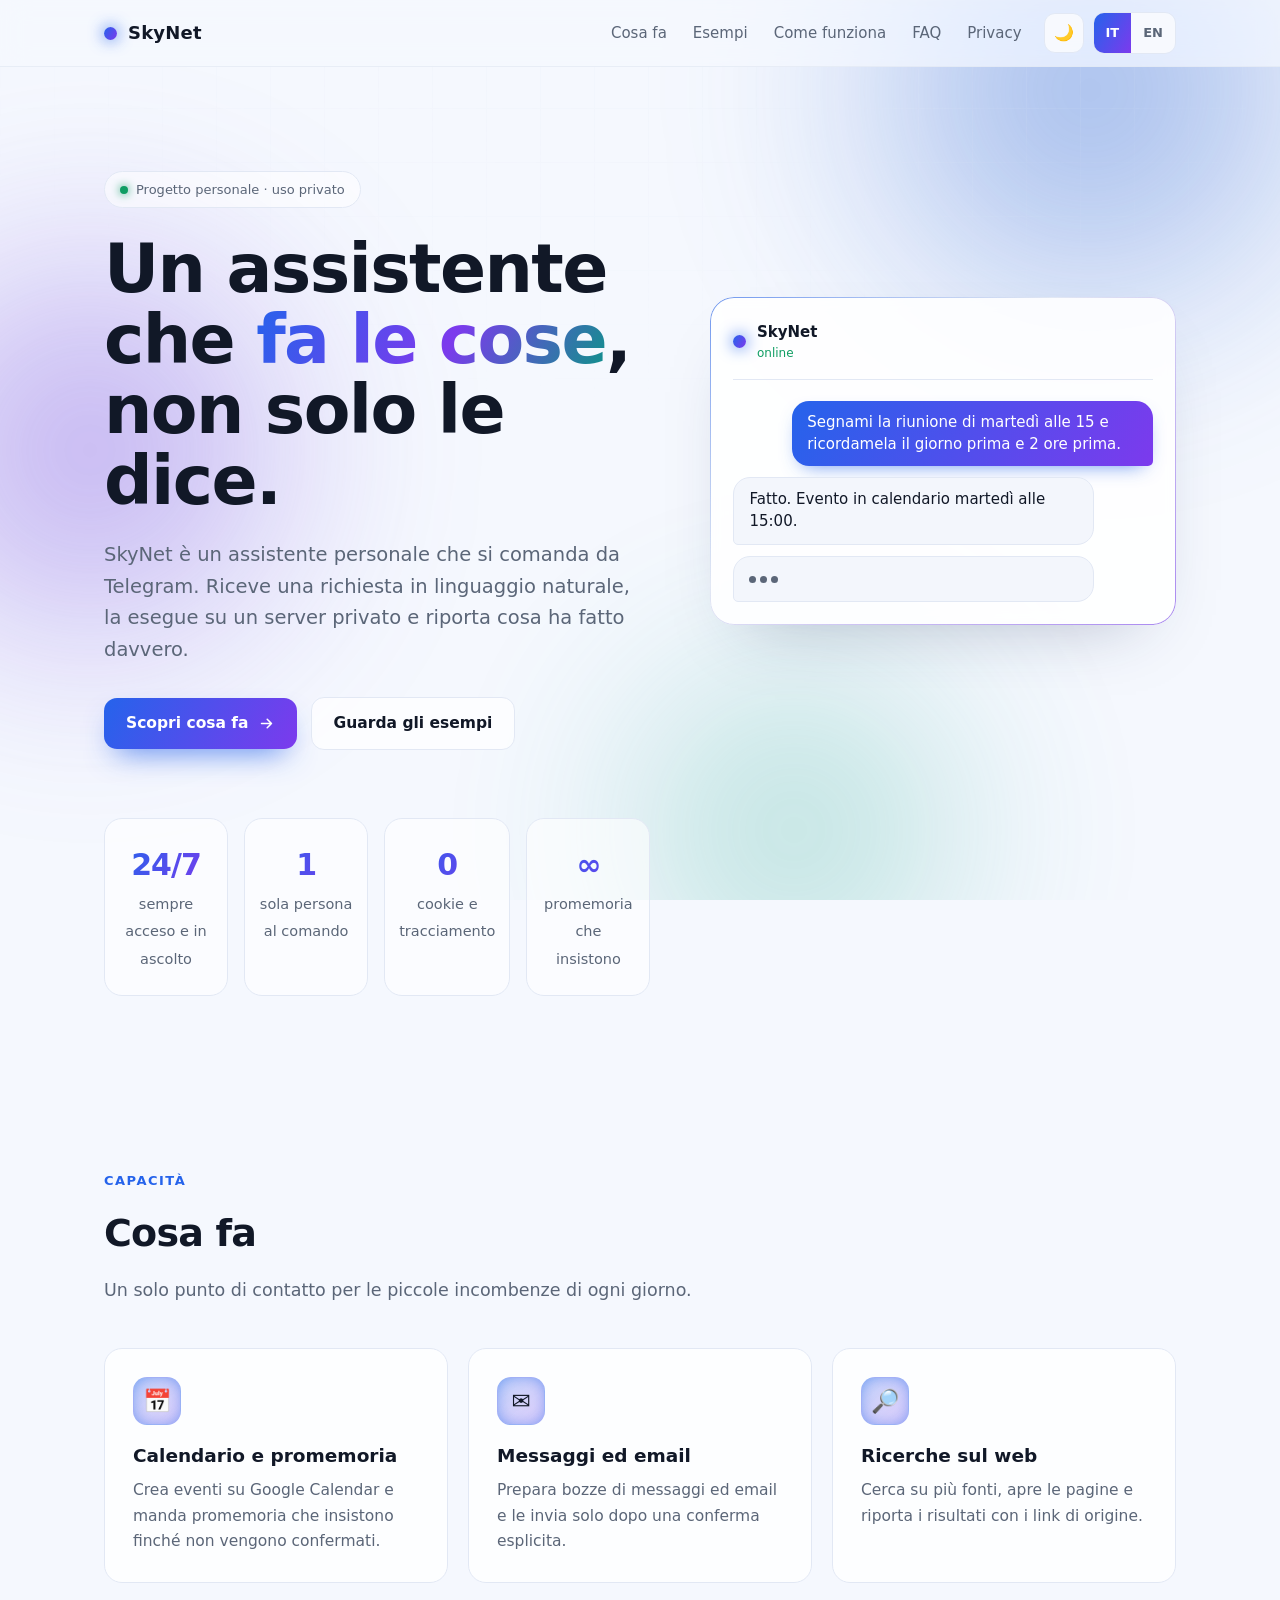
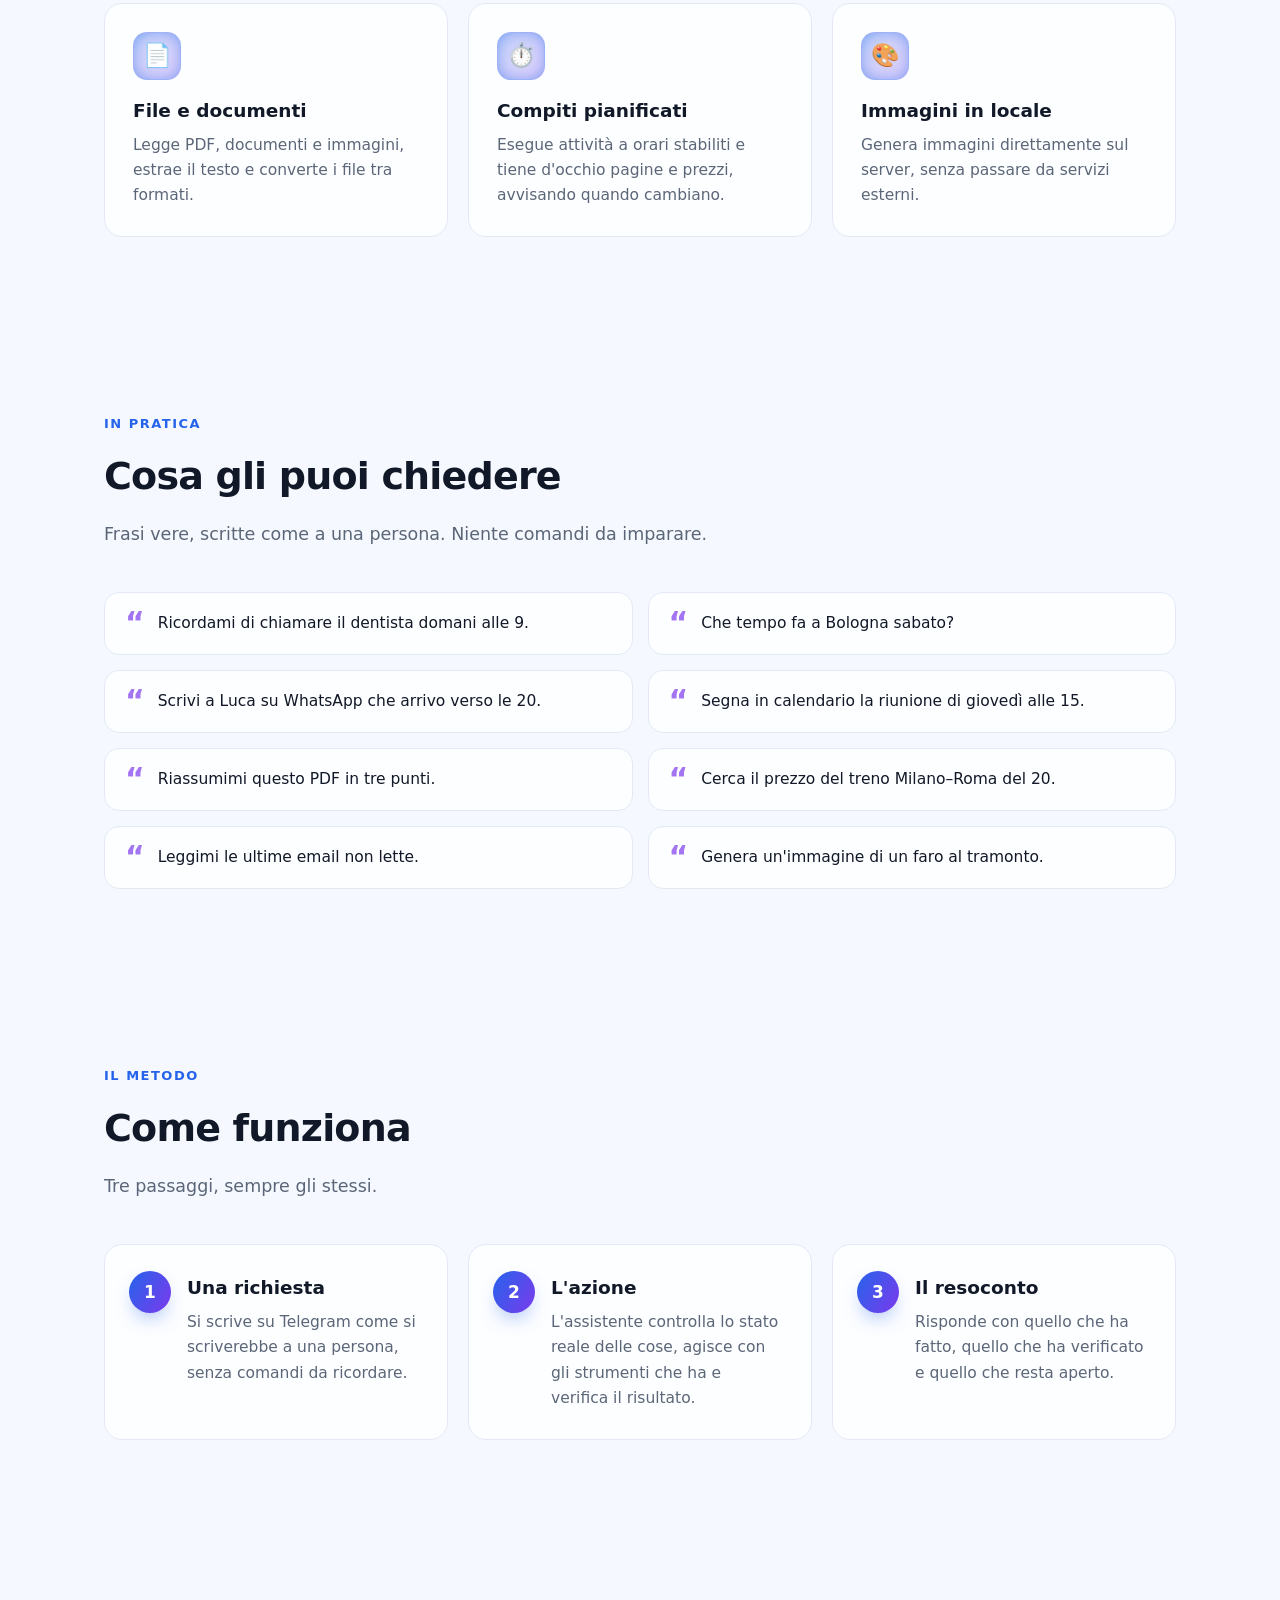
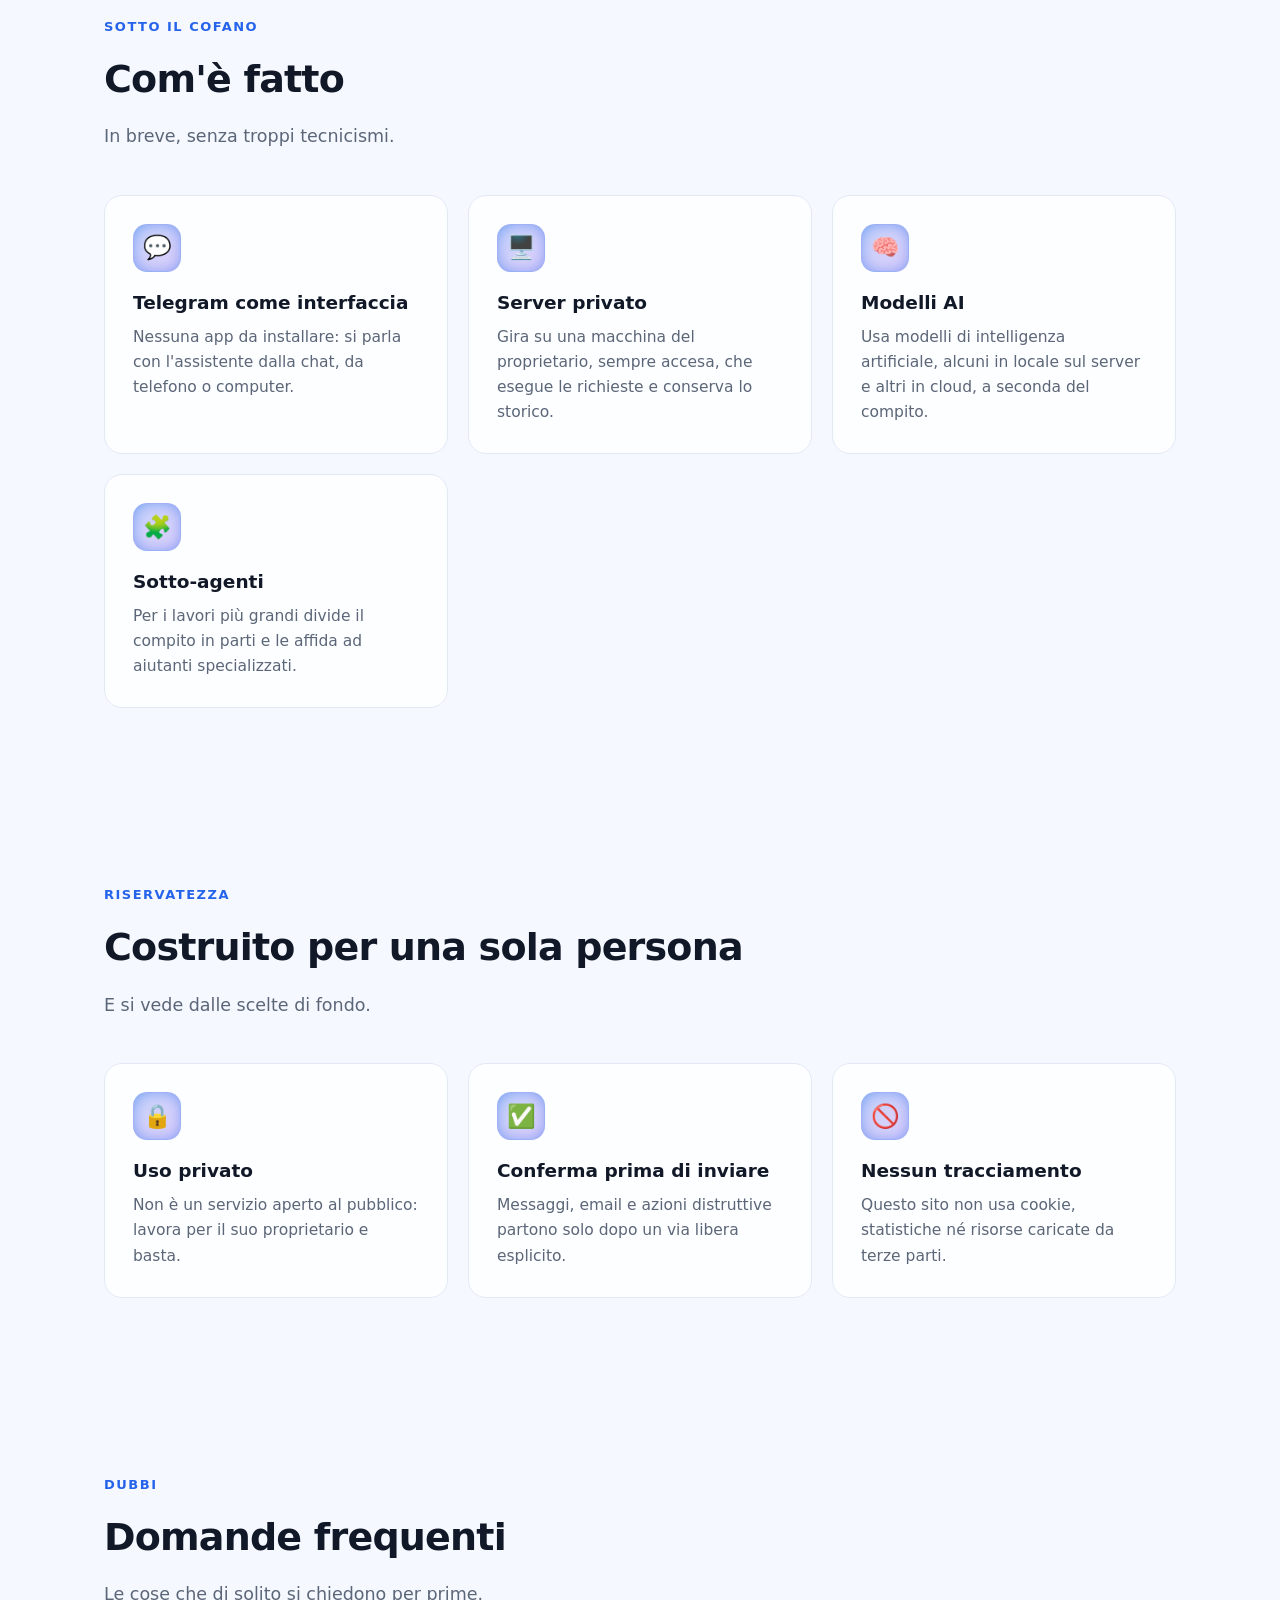
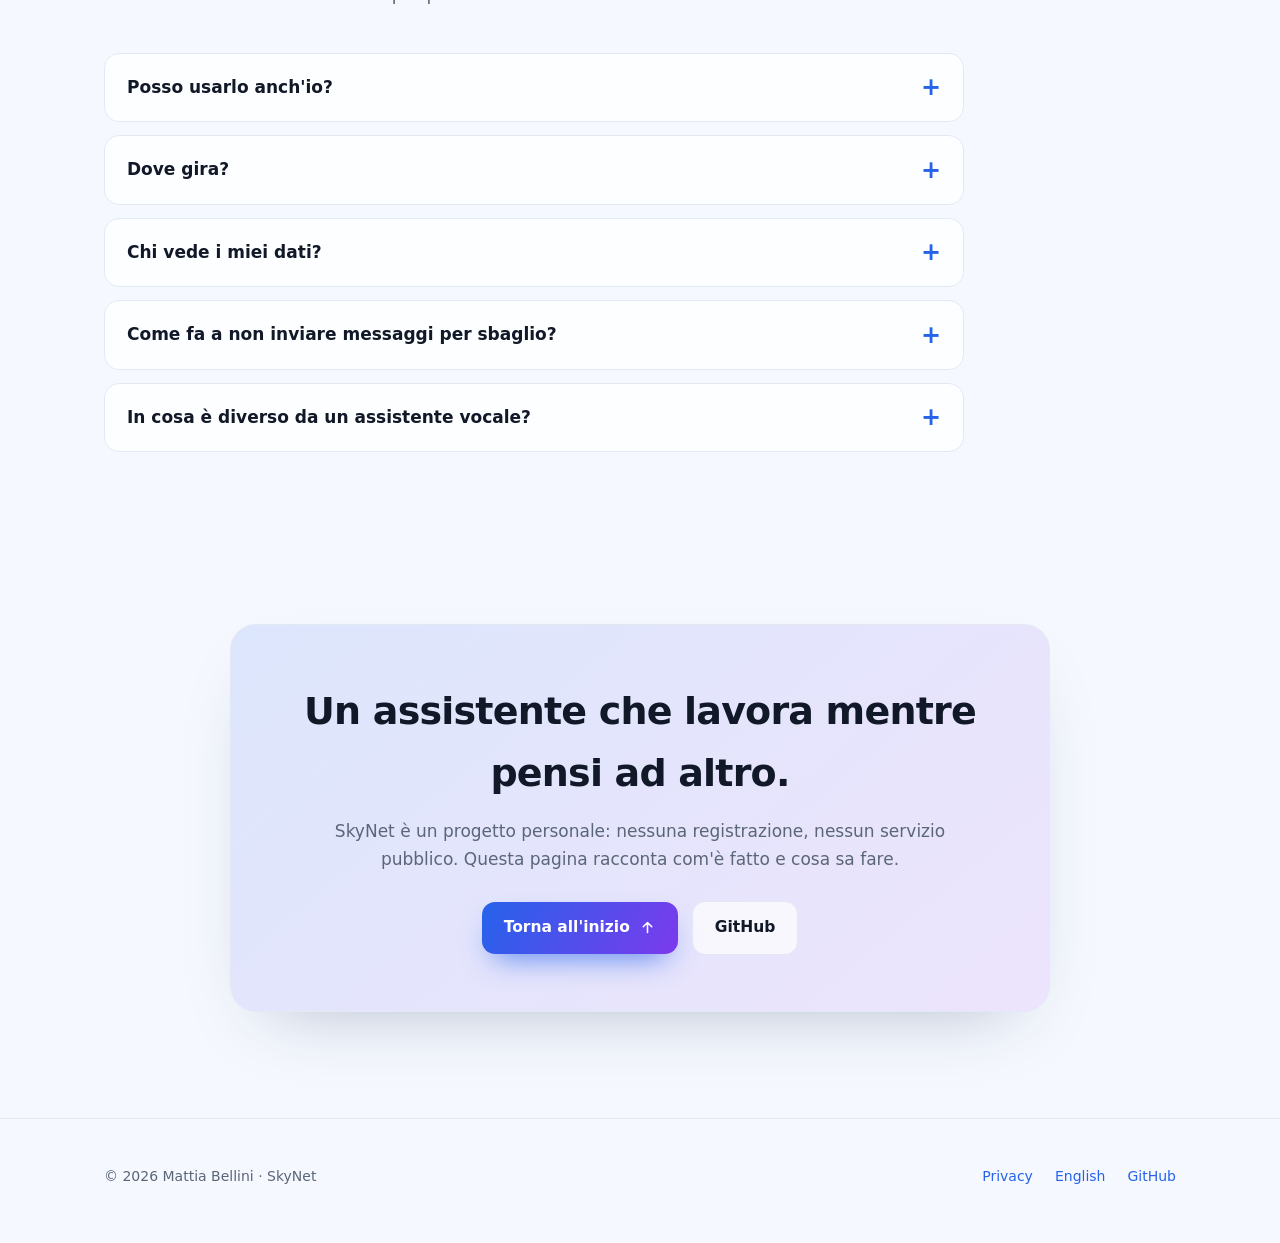
<file: index.html>
<!DOCTYPE html>
<html lang="it">
<head>
  <meta charset="utf-8">
  <meta name="viewport" content="width=device-width, initial-scale=1">
  <title>SkyNet · Assistente personale su Telegram</title>
  <meta name="description" content="SkyNet è un assistente personale che lavora da Telegram: calendario, promemoria, messaggi, ricerche e automazioni, su un server privato.">
  <meta name="color-scheme" content="dark light">
  <link rel="canonical" href="https://mattiabellini96.github.io/">
  <link rel="alternate" hreflang="it" href="https://mattiabellini96.github.io/">
  <link rel="alternate" hreflang="en" href="https://mattiabellini96.github.io/en/">

  <!-- Anteprima social -->
  <meta property="og:type" content="website">
  <meta property="og:site_name" content="SkyNet">
  <meta property="og:locale" content="it_IT">
  <meta property="og:locale:alternate" content="en_US">
  <meta property="og:url" content="https://mattiabellini96.github.io/">
  <meta property="og:title" content="SkyNet · Un assistente che fa le cose, non solo le dice">
  <meta property="og:description" content="Si comanda da Telegram in linguaggio naturale: calendario, promemoria, messaggi, ricerche e automazioni, su un server privato.">
  <meta property="og:image" content="https://mattiabellini96.github.io/og-image.png">
  <meta property="og:image:width" content="1200">
  <meta property="og:image:height" content="630">
  <meta name="twitter:card" content="summary_large_image">
  <meta name="twitter:title" content="SkyNet · Un assistente che fa le cose, non solo le dice">
  <meta name="twitter:description" content="Si comanda da Telegram in linguaggio naturale: calendario, promemoria, messaggi, ricerche e automazioni.">
  <meta name="twitter:image" content="https://mattiabellini96.github.io/og-image.png">

  <link rel="stylesheet" href="style.css">
  <link rel="icon" href="data:image/svg+xml,%3Csvg xmlns='http://www.w3.org/2000/svg' viewBox='0 0 32 32'%3E%3Cdefs%3E%3ClinearGradient id='g' x1='0' y1='0' x2='1' y2='1'%3E%3Cstop offset='0' stop-color='%235b9dff'/%3E%3Cstop offset='1' stop-color='%238f6bff'/%3E%3C/linearGradient%3E%3C/defs%3E%3Ccircle cx='16' cy='16' r='13' fill='url(%23g)'/%3E%3C/svg%3E">
</head>
<body>

<div class="progress" id="progress"></div>
<div class="bg" aria-hidden="true">
  <span class="blob b1"></span><span class="blob b2"></span><span class="blob b3"></span>
  <span class="grid"></span>
</div>

<header class="top">
  <div class="wrap">
    <a class="brand" href="./"><span class="dot"></span>SkyNet</a>
    <div class="nav-right">
      <nav class="menu">
        <a href="#cosa-fa">Cosa fa</a>
        <a href="#esempi" class="hide-s">Esempi</a>
        <a href="#come-funziona" class="hide-s">Come funziona</a>
        <a href="#faq" class="hide-s">FAQ</a>
        <a href="privacy.html">Privacy</a>
      </nav>
      <div class="tools">
        <button id="theme-toggle" class="icon-btn" type="button" aria-label="Cambia tema">🌙</button>
        <span class="lang">
          <a class="on" href="./" aria-current="page">IT</a>
          <a href="en/">EN</a>
        </span>
      </div>
    </div>
  </div>
</header>

<main>

  <div class="hero">
    <div class="wrap">
      <div class="reveal">
        <span class="tag"><span class="live"></span> Progetto personale · uso privato</span>
        <h1>Un assistente che <span class="grad">fa le cose</span>, non solo le dice.</h1>
        <p class="lead">SkyNet è un assistente personale che si comanda da Telegram. Riceve una richiesta in linguaggio naturale, la esegue su un server privato e riporta cosa ha fatto davvero.</p>
        <div class="actions">
          <a class="btn primary" href="#cosa-fa">Scopri cosa fa
            <svg viewBox="0 0 24 24" fill="none" stroke="currentColor" stroke-width="2.2" stroke-linecap="round" stroke-linejoin="round"><path d="M5 12h14M13 6l6 6-6 6"/></svg>
          </a>
          <a class="btn" href="#esempi">Guarda gli esempi</a>
        </div>
      </div>

      <div class="chat reveal" aria-label="Esempio di conversazione">
        <div class="chat-head">
          <span class="dot"></span>
          <div>SkyNet<small>online</small></div>
        </div>
        <div class="chat-body" id="chat-body">
          <div class="msg me">Segna la riunione di martedì alle 15 e ricordamela il giorno prima e 2 ore prima.</div>
          <div class="msg bot">Fatto. Evento in calendario martedì alle 15:00.</div>
          <div class="msg bot">Promemoria impostati: lunedì alle 15:00 e martedì alle 13:00.</div>
        </div>
      </div>
    </div>

    <div class="wrap">
      <div class="stats">
        <div class="stat reveal"><b>24/7</b><span>sempre acceso e in ascolto</span></div>
        <div class="stat reveal"><b>1</b><span>sola persona al comando</span></div>
        <div class="stat reveal"><b>0</b><span>cookie e tracciamento</span></div>
        <div class="stat reveal"><b>∞</b><span>promemoria che insistono</span></div>
      </div>
    </div>
  </div>

  <section id="cosa-fa">
    <div class="wrap">
      <span class="eyebrow reveal">Capacità</span>
      <h2 class="reveal">Cosa fa</h2>
      <p class="sub reveal">Un solo punto di contatto per le piccole incombenze di ogni giorno.</p>
      <div class="grid">
        <div class="card reveal"><div class="ico">📅</div><h3>Calendario e promemoria</h3><p>Crea eventi su Google Calendar e manda promemoria che insistono finché non vengono confermati.</p></div>
        <div class="card reveal"><div class="ico">✉️</div><h3>Messaggi ed email</h3><p>Prepara bozze di messaggi ed email e le invia solo dopo una conferma esplicita.</p></div>
        <div class="card reveal"><div class="ico">🔎</div><h3>Ricerche sul web</h3><p>Cerca su più fonti, apre le pagine e riporta i risultati con i link di origine.</p></div>
        <div class="card reveal"><div class="ico">📄</div><h3>File e documenti</h3><p>Legge PDF, documenti e immagini, estrae il testo e converte i file tra formati.</p></div>
        <div class="card reveal"><div class="ico">⏱️</div><h3>Compiti pianificati</h3><p>Esegue attività a orari stabiliti e tiene d'occhio pagine e prezzi, avvisando quando cambiano.</p></div>
        <div class="card reveal"><div class="ico">🎨</div><h3>Immagini in locale</h3><p>Genera immagini direttamente sul server, senza passare da servizi esterni.</p></div>
      </div>
    </div>
  </section>

  <section id="esempi">
    <div class="wrap">
      <span class="eyebrow reveal">In pratica</span>
      <h2 class="reveal">Cosa gli puoi chiedere</h2>
      <p class="sub reveal">Frasi vere, scritte come a una persona. Niente comandi da imparare.</p>
      <div class="asks">
        <div class="ask reveal"><span class="q">“</span>Ricordami di chiamare il dentista domani alle 9.</div>
        <div class="ask reveal"><span class="q">“</span>Che tempo fa a Bologna sabato?</div>
        <div class="ask reveal"><span class="q">“</span>Scrivi a Luca su WhatsApp che arrivo verso le 20.</div>
        <div class="ask reveal"><span class="q">“</span>Segna in calendario la riunione di giovedì alle 15.</div>
        <div class="ask reveal"><span class="q">“</span>Riassumimi questo PDF in tre punti.</div>
        <div class="ask reveal"><span class="q">“</span>Cerca il prezzo del treno Milano–Roma del 20.</div>
        <div class="ask reveal"><span class="q">“</span>Leggimi le ultime email non lette.</div>
        <div class="ask reveal"><span class="q">“</span>Genera un'immagine di un faro al tramonto.</div>
      </div>
    </div>
  </section>

  <section id="come-funziona">
    <div class="wrap">
      <span class="eyebrow reveal">Il metodo</span>
      <h2 class="reveal">Come funziona</h2>
      <p class="sub reveal">Tre passaggi, sempre gli stessi.</p>
      <div class="steps">
        <div class="step reveal"><h3>Una richiesta</h3><p>Si scrive su Telegram come si scriverebbe a una persona, senza comandi da ricordare.</p></div>
        <div class="step reveal"><h3>L'azione</h3><p>L'assistente controlla lo stato reale delle cose, agisce con gli strumenti che ha e verifica il risultato.</p></div>
        <div class="step reveal"><h3>Il resoconto</h3><p>Risponde con quello che ha fatto, quello che ha verificato e quello che resta aperto.</p></div>
      </div>
    </div>
  </section>

  <section id="com-e-fatto">
    <div class="wrap">
      <span class="eyebrow reveal">Sotto il cofano</span>
      <h2 class="reveal">Com'è fatto</h2>
      <p class="sub reveal">In breve, senza troppi tecnicismi.</p>
      <div class="grid">
        <div class="card reveal"><div class="ico">💬</div><h3>Telegram come interfaccia</h3><p>Nessuna app da installare: si parla con l'assistente dalla chat, da telefono o computer.</p></div>
        <div class="card reveal"><div class="ico">🖥️</div><h3>Server privato</h3><p>Gira su una macchina del proprietario, sempre accesa, che esegue le richieste e conserva lo storico.</p></div>
        <div class="card reveal"><div class="ico">🧠</div><h3>Modelli AI</h3><p>Usa modelli di intelligenza artificiale, alcuni in locale sul server e altri in cloud, a seconda del compito.</p></div>
        <div class="card reveal"><div class="ico">🧩</div><h3>Sotto-agenti</h3><p>Per i lavori più grandi divide il compito in parti e le affida ad aiutanti specializzati.</p></div>
      </div>
    </div>
  </section>

  <section id="riservatezza">
    <div class="wrap">
      <span class="eyebrow reveal">Riservatezza</span>
      <h2 class="reveal">Costruito per una sola persona</h2>
      <p class="sub reveal">E si vede dalle scelte di fondo.</p>
      <div class="grid">
        <div class="card reveal"><div class="ico">🔒</div><h3>Uso privato</h3><p>Non è un servizio aperto al pubblico: lavora per il suo proprietario e basta.</p></div>
        <div class="card reveal"><div class="ico">✅</div><h3>Conferma prima di inviare</h3><p>Messaggi, email e azioni distruttive partono solo dopo un via libera esplicito.</p></div>
        <div class="card reveal"><div class="ico">🚫</div><h3>Nessun tracciamento</h3><p>Questo sito non usa cookie, statistiche né risorse caricate da terze parti.</p></div>
      </div>
    </div>
  </section>

  <section id="faq">
    <div class="wrap">
      <span class="eyebrow reveal">Dubbi</span>
      <h2 class="reveal">Domande frequenti</h2>
      <p class="sub reveal">Le cose che di solito si chiedono per prime.</p>
      <div class="faq">
        <details class="reveal"><summary>Posso usarlo anch'io?</summary><p>No: SkyNet è un progetto personale, pensato e configurato per un solo proprietario. Non è un servizio aperto al pubblico e non ci si può registrare.</p></details>
        <details class="reveal"><summary>Dove gira?</summary><p>Su un server privato sempre acceso, raggiungibile solo dal proprietario tramite la chat di Telegram. Non c'è un sito o un'app da cui chiunque possa comandarlo.</p></details>
        <details class="reveal"><summary>Chi vede i miei dati?</summary><p>Solo il proprietario. I dati restano sul suo server; per elaborare una richiesta il contenuto può essere inviato a un modello di intelligenza artificiale al solo scopo di ottenere la risposta. I dettagli sono nelle <a href="privacy.html">norme sulla privacy</a>.</p></details>
        <details class="reveal"><summary>Come fa a non inviare messaggi per sbaglio?</summary><p>Prepara sempre una bozza e aspetta un via libera esplicito prima di mandare messaggi, email o di eseguire azioni che cancellano o modificano qualcosa.</p></details>
        <details class="reveal"><summary>In cosa è diverso da un assistente vocale?</summary><p>Non si limita a rispondere: controlla lo stato reale delle cose, agisce con gli strumenti che ha e poi verifica di aver ottenuto davvero il risultato, raccontando cosa ha fatto.</p></details>
      </div>
    </div>
  </section>

  <section class="cta">
    <div class="wrap">
      <div class="cta-box reveal">
        <h2>Un assistente che lavora mentre pensi ad altro.</h2>
        <p>SkyNet è un progetto personale: nessuna registrazione, nessun servizio pubblico. Questa pagina racconta com'è fatto e cosa sa fare.</p>
        <div class="actions" style="justify-content:center">
          <a class="btn primary" href="#">Torna all'inizio
            <svg viewBox="0 0 24 24" fill="none" stroke="currentColor" stroke-width="2.2" stroke-linecap="round" stroke-linejoin="round"><path d="M12 19V5M6 11l6-6 6 6"/></svg>
          </a>
          <a class="btn" href="https://github.com/MattiaBellini96">GitHub</a>
        </div>
      </div>
    </div>
  </section>

</main>

<footer>
  <div class="wrap">
    <span>© 2026 Mattia Bellini · SkyNet</span>
    <nav>
      <a href="privacy.html">Privacy</a>
      <a href="en/">English</a>
      <a href="https://github.com/MattiaBellini96">GitHub</a>
    </nav>
  </div>
</footer>

<script src="app.js" defer></script>
</body>
</html>
</file>
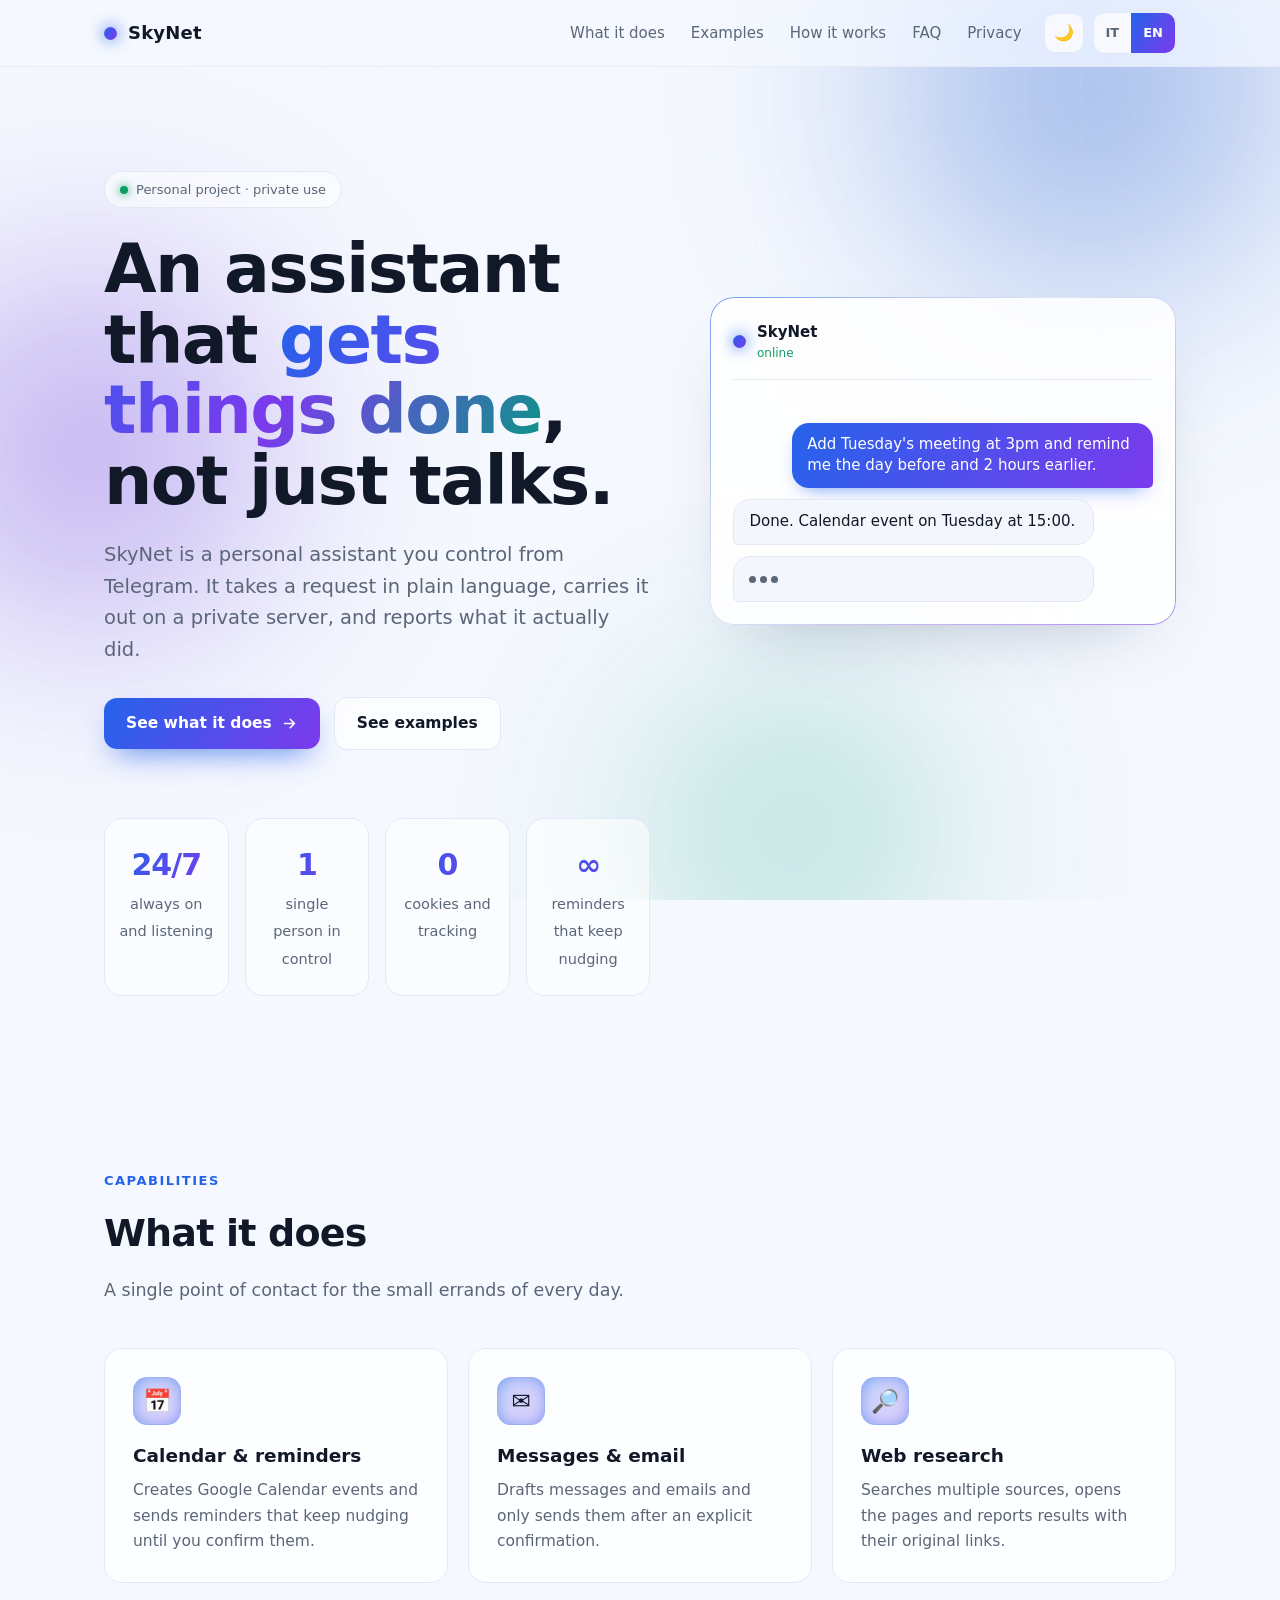
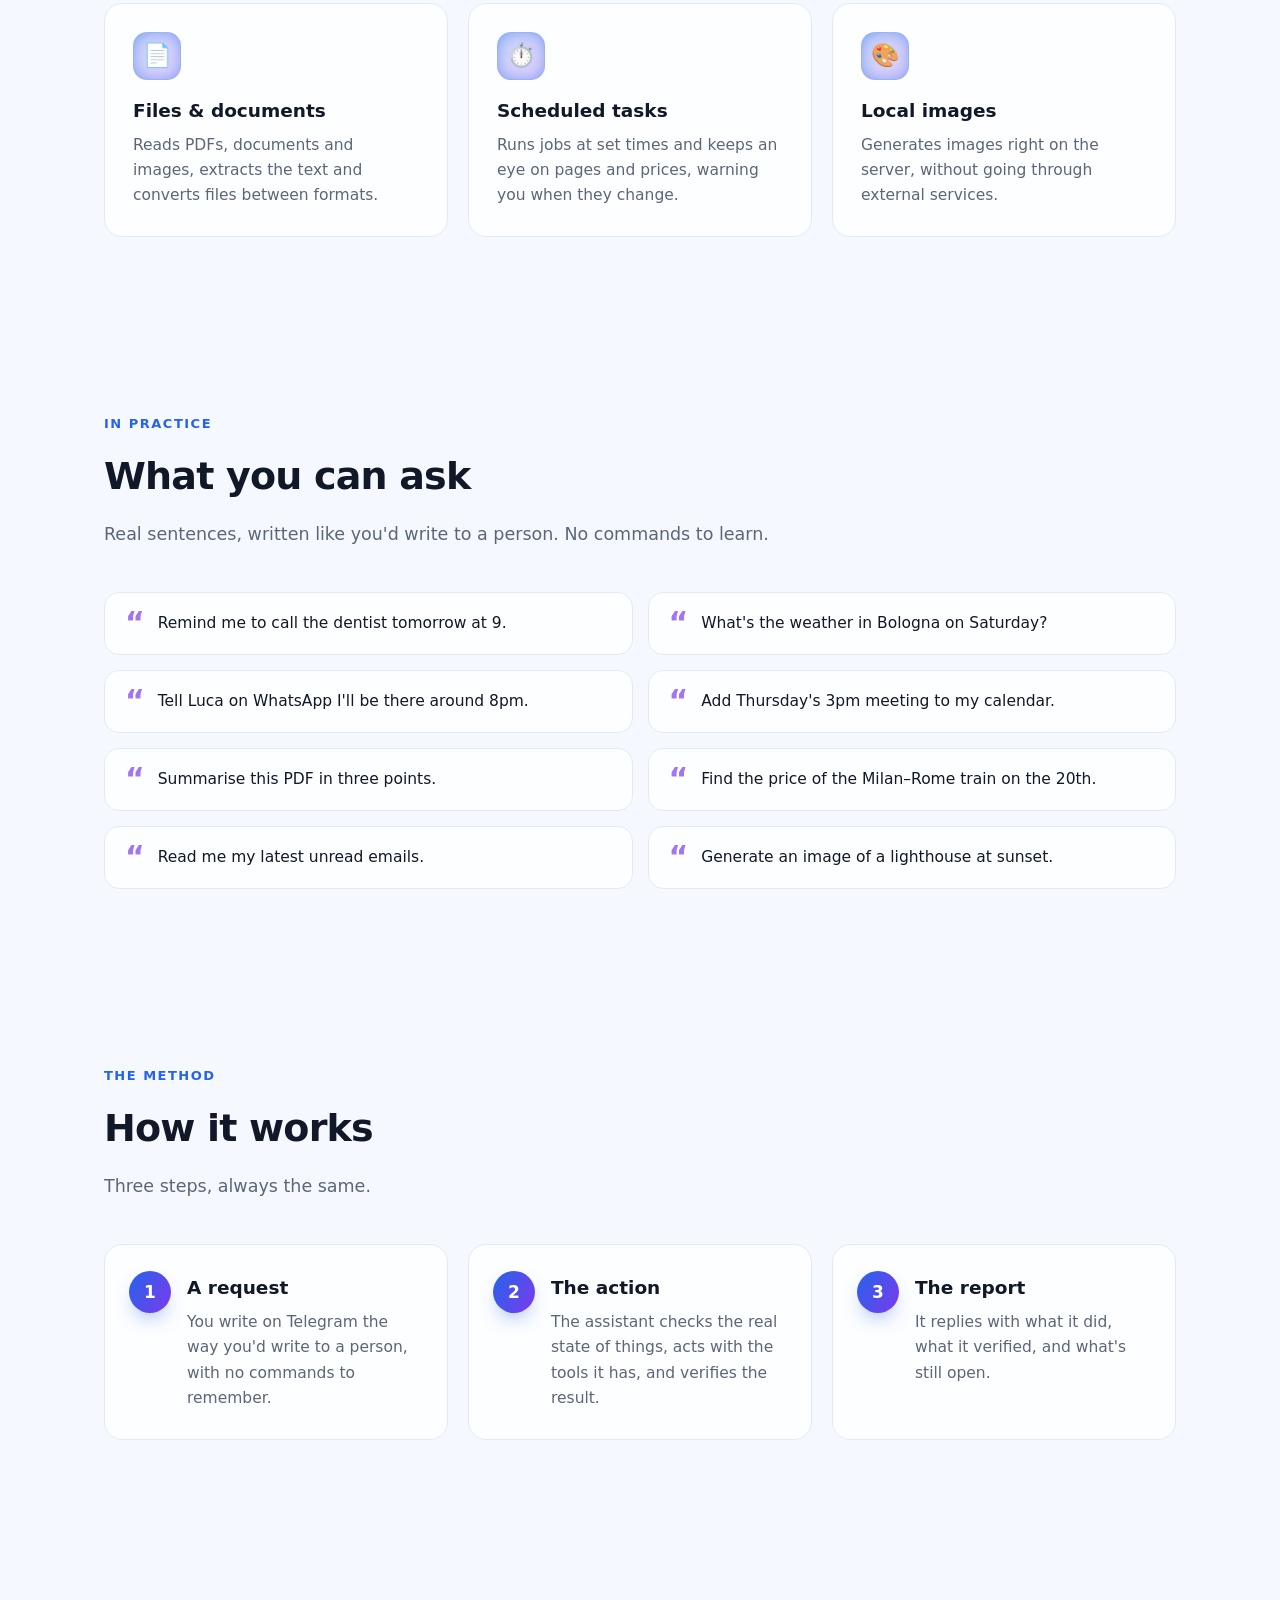
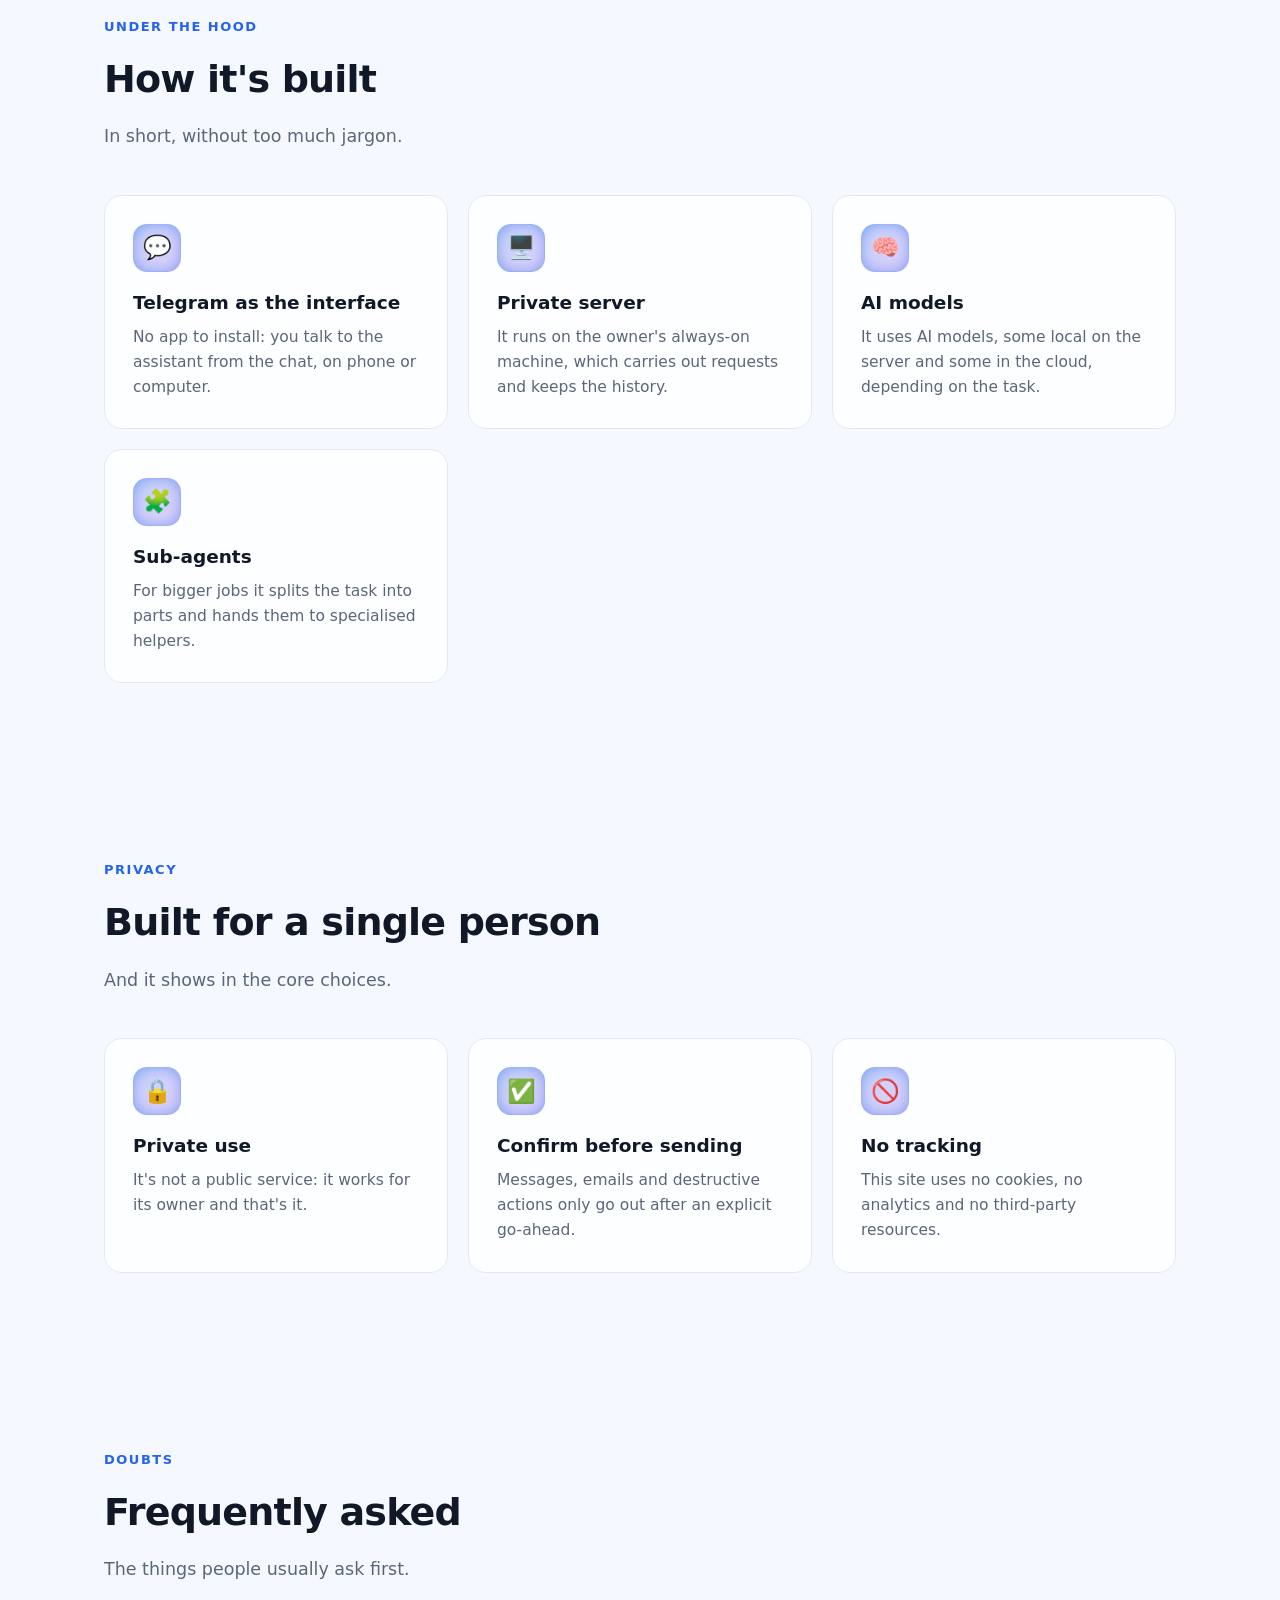
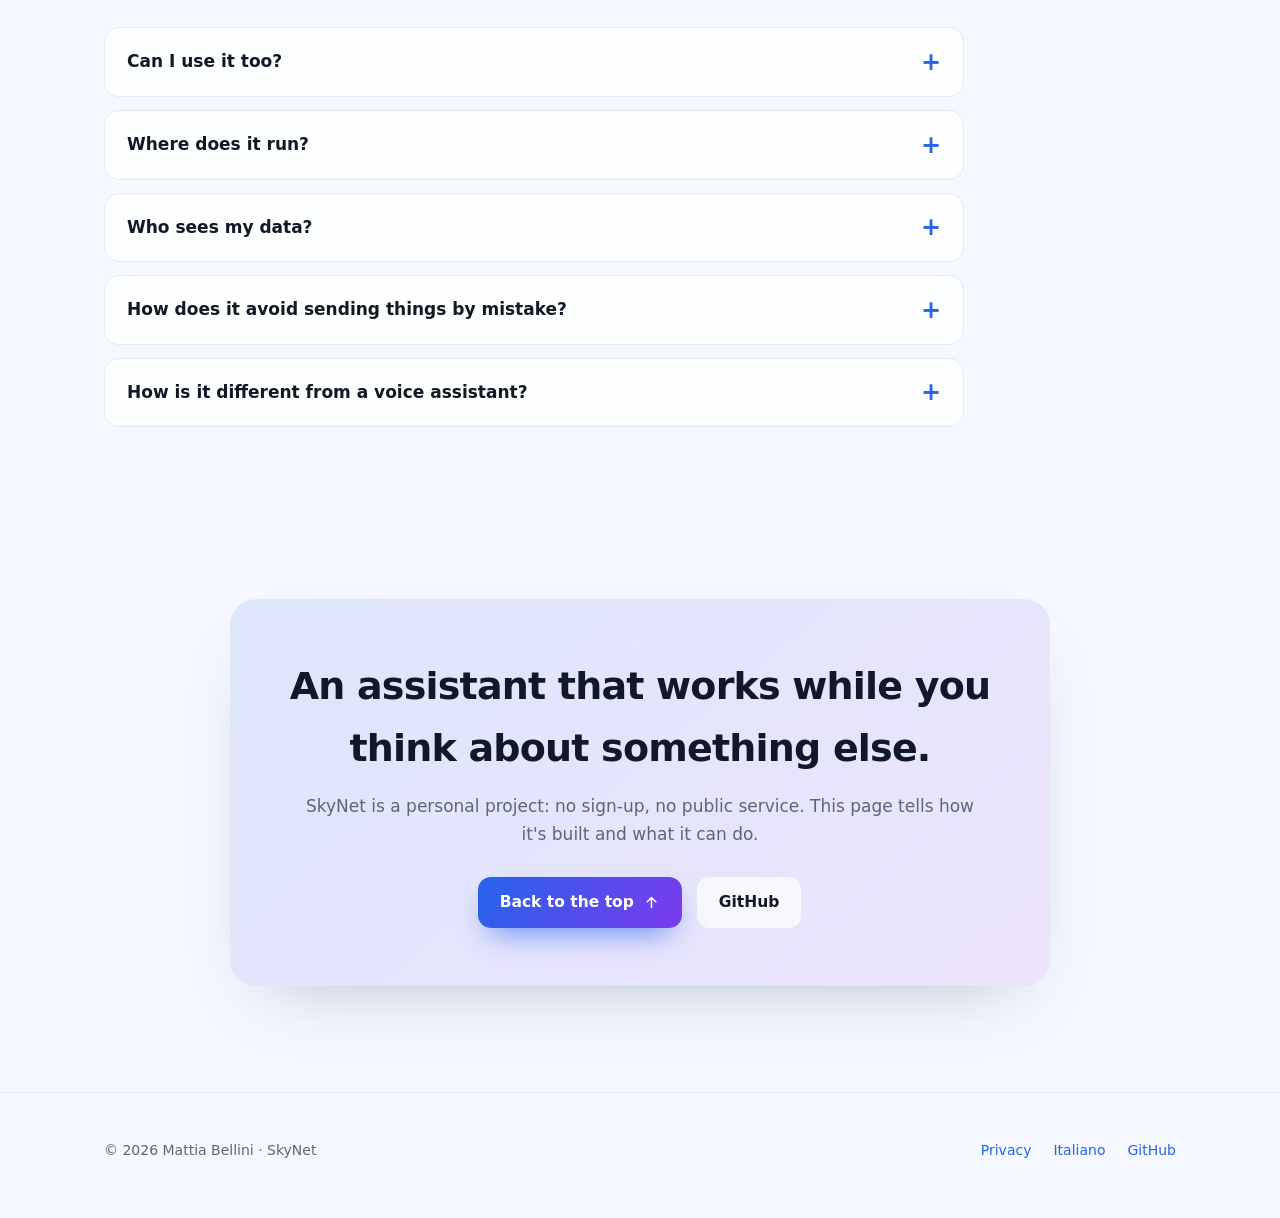
<file: en/index.html>
<!DOCTYPE html>
<html lang="en">
<head>
  <meta charset="utf-8">
  <meta name="viewport" content="width=device-width, initial-scale=1">
  <title>SkyNet · Personal assistant on Telegram</title>
  <meta name="description" content="SkyNet is a personal assistant that runs from Telegram: calendar, reminders, messages, research and automations, on a private server.">
  <meta name="color-scheme" content="dark light">
  <link rel="canonical" href="https://mattiabellini96.github.io/en/">
  <link rel="alternate" hreflang="it" href="https://mattiabellini96.github.io/">
  <link rel="alternate" hreflang="en" href="https://mattiabellini96.github.io/en/">

  <meta property="og:type" content="website">
  <meta property="og:site_name" content="SkyNet">
  <meta property="og:locale" content="en_US">
  <meta property="og:locale:alternate" content="it_IT">
  <meta property="og:url" content="https://mattiabellini96.github.io/en/">
  <meta property="og:title" content="SkyNet · An assistant that gets things done, not just talks">
  <meta property="og:description" content="Commanded from Telegram in plain language: calendar, reminders, messages, research and automations, on a private server.">
  <meta property="og:image" content="https://mattiabellini96.github.io/og-image.png">
  <meta property="og:image:width" content="1200">
  <meta property="og:image:height" content="630">
  <meta name="twitter:card" content="summary_large_image">
  <meta name="twitter:title" content="SkyNet · An assistant that gets things done">
  <meta name="twitter:description" content="Commanded from Telegram in plain language: calendar, reminders, messages, research and automations.">
  <meta name="twitter:image" content="https://mattiabellini96.github.io/og-image.png">

  <link rel="stylesheet" href="../style.css">
  <link rel="icon" href="data:image/svg+xml,%3Csvg xmlns='http://www.w3.org/2000/svg' viewBox='0 0 32 32'%3E%3Cdefs%3E%3ClinearGradient id='g' x1='0' y1='0' x2='1' y2='1'%3E%3Cstop offset='0' stop-color='%235b9dff'/%3E%3Cstop offset='1' stop-color='%238f6bff'/%3E%3C/linearGradient%3E%3C/defs%3E%3Ccircle cx='16' cy='16' r='13' fill='url(%23g)'/%3E%3C/svg%3E">
</head>
<body>

<div class="progress" id="progress"></div>
<div class="bg" aria-hidden="true">
  <span class="blob b1"></span><span class="blob b2"></span><span class="blob b3"></span>
  <span class="grid"></span>
</div>

<header class="top">
  <div class="wrap">
    <a class="brand" href="./"><span class="dot"></span>SkyNet</a>
    <div class="nav-right">
      <nav class="menu">
        <a href="#what">What it does</a>
        <a href="#examples" class="hide-s">Examples</a>
        <a href="#how" class="hide-s">How it works</a>
        <a href="#faq" class="hide-s">FAQ</a>
        <a href="privacy.html">Privacy</a>
      </nav>
      <div class="tools">
        <button id="theme-toggle" class="icon-btn" type="button" aria-label="Toggle theme">🌙</button>
        <span class="lang">
          <a href="../">IT</a>
          <a class="on" href="./" aria-current="page">EN</a>
        </span>
      </div>
    </div>
  </div>
</header>

<main>

  <div class="hero">
    <div class="wrap">
      <div class="reveal">
        <span class="tag"><span class="live"></span> Personal project · private use</span>
        <h1>An assistant that <span class="grad">gets things done</span>, not just talks.</h1>
        <p class="lead">SkyNet is a personal assistant you control from Telegram. It takes a request in plain language, carries it out on a private server, and reports what it actually did.</p>
        <div class="actions">
          <a class="btn primary" href="#what">See what it does
            <svg viewBox="0 0 24 24" fill="none" stroke="currentColor" stroke-width="2.2" stroke-linecap="round" stroke-linejoin="round"><path d="M5 12h14M13 6l6 6-6 6"/></svg>
          </a>
          <a class="btn" href="#examples">See examples</a>
        </div>
      </div>

      <div class="chat reveal" aria-label="Example conversation">
        <div class="chat-head">
          <span class="dot"></span>
          <div>SkyNet<small>online</small></div>
        </div>
        <div class="chat-body" id="chat-body">
          <div class="msg me">Add Tuesday's meeting at 3pm and remind me the day before and 2 hours earlier.</div>
          <div class="msg bot">Done. Calendar event on Tuesday at 15:00.</div>
          <div class="msg bot">Reminders set: Monday 15:00 and Tuesday 13:00.</div>
        </div>
      </div>
    </div>

    <div class="wrap">
      <div class="stats">
        <div class="stat reveal"><b>24/7</b><span>always on and listening</span></div>
        <div class="stat reveal"><b>1</b><span>single person in control</span></div>
        <div class="stat reveal"><b>0</b><span>cookies and tracking</span></div>
        <div class="stat reveal"><b>∞</b><span>reminders that keep nudging</span></div>
      </div>
    </div>
  </div>

  <section id="what">
    <div class="wrap">
      <span class="eyebrow reveal">Capabilities</span>
      <h2 class="reveal">What it does</h2>
      <p class="sub reveal">A single point of contact for the small errands of every day.</p>
      <div class="grid">
        <div class="card reveal"><div class="ico">📅</div><h3>Calendar & reminders</h3><p>Creates Google Calendar events and sends reminders that keep nudging until you confirm them.</p></div>
        <div class="card reveal"><div class="ico">✉️</div><h3>Messages & email</h3><p>Drafts messages and emails and only sends them after an explicit confirmation.</p></div>
        <div class="card reveal"><div class="ico">🔎</div><h3>Web research</h3><p>Searches multiple sources, opens the pages and reports results with their original links.</p></div>
        <div class="card reveal"><div class="ico">📄</div><h3>Files & documents</h3><p>Reads PDFs, documents and images, extracts the text and converts files between formats.</p></div>
        <div class="card reveal"><div class="ico">⏱️</div><h3>Scheduled tasks</h3><p>Runs jobs at set times and keeps an eye on pages and prices, warning you when they change.</p></div>
        <div class="card reveal"><div class="ico">🎨</div><h3>Local images</h3><p>Generates images right on the server, without going through external services.</p></div>
      </div>
    </div>
  </section>

  <section id="examples">
    <div class="wrap">
      <span class="eyebrow reveal">In practice</span>
      <h2 class="reveal">What you can ask</h2>
      <p class="sub reveal">Real sentences, written like you'd write to a person. No commands to learn.</p>
      <div class="asks">
        <div class="ask reveal"><span class="q">“</span>Remind me to call the dentist tomorrow at 9.</div>
        <div class="ask reveal"><span class="q">“</span>What's the weather in Bologna on Saturday?</div>
        <div class="ask reveal"><span class="q">“</span>Tell Luca on WhatsApp I'll be there around 8pm.</div>
        <div class="ask reveal"><span class="q">“</span>Add Thursday's 3pm meeting to my calendar.</div>
        <div class="ask reveal"><span class="q">“</span>Summarise this PDF in three points.</div>
        <div class="ask reveal"><span class="q">“</span>Find the price of the Milan–Rome train on the 20th.</div>
        <div class="ask reveal"><span class="q">“</span>Read me my latest unread emails.</div>
        <div class="ask reveal"><span class="q">“</span>Generate an image of a lighthouse at sunset.</div>
      </div>
    </div>
  </section>

  <section id="how">
    <div class="wrap">
      <span class="eyebrow reveal">The method</span>
      <h2 class="reveal">How it works</h2>
      <p class="sub reveal">Three steps, always the same.</p>
      <div class="steps">
        <div class="step reveal"><h3>A request</h3><p>You write on Telegram the way you'd write to a person, with no commands to remember.</p></div>
        <div class="step reveal"><h3>The action</h3><p>The assistant checks the real state of things, acts with the tools it has, and verifies the result.</p></div>
        <div class="step reveal"><h3>The report</h3><p>It replies with what it did, what it verified, and what's still open.</p></div>
      </div>
    </div>
  </section>

  <section id="made">
    <div class="wrap">
      <span class="eyebrow reveal">Under the hood</span>
      <h2 class="reveal">How it's built</h2>
      <p class="sub reveal">In short, without too much jargon.</p>
      <div class="grid">
        <div class="card reveal"><div class="ico">💬</div><h3>Telegram as the interface</h3><p>No app to install: you talk to the assistant from the chat, on phone or computer.</p></div>
        <div class="card reveal"><div class="ico">🖥️</div><h3>Private server</h3><p>It runs on the owner's always-on machine, which carries out requests and keeps the history.</p></div>
        <div class="card reveal"><div class="ico">🧠</div><h3>AI models</h3><p>It uses AI models, some local on the server and some in the cloud, depending on the task.</p></div>
        <div class="card reveal"><div class="ico">🧩</div><h3>Sub-agents</h3><p>For bigger jobs it splits the task into parts and hands them to specialised helpers.</p></div>
      </div>
    </div>
  </section>

  <section id="privacy-sec">
    <div class="wrap">
      <span class="eyebrow reveal">Privacy</span>
      <h2 class="reveal">Built for a single person</h2>
      <p class="sub reveal">And it shows in the core choices.</p>
      <div class="grid">
        <div class="card reveal"><div class="ico">🔒</div><h3>Private use</h3><p>It's not a public service: it works for its owner and that's it.</p></div>
        <div class="card reveal"><div class="ico">✅</div><h3>Confirm before sending</h3><p>Messages, emails and destructive actions only go out after an explicit go-ahead.</p></div>
        <div class="card reveal"><div class="ico">🚫</div><h3>No tracking</h3><p>This site uses no cookies, no analytics and no third-party resources.</p></div>
      </div>
    </div>
  </section>

  <section id="faq">
    <div class="wrap">
      <span class="eyebrow reveal">Doubts</span>
      <h2 class="reveal">Frequently asked</h2>
      <p class="sub reveal">The things people usually ask first.</p>
      <div class="faq">
        <details class="reveal"><summary>Can I use it too?</summary><p>No: SkyNet is a personal project, designed and configured for a single owner. It's not a public service and there's no sign-up.</p></details>
        <details class="reveal"><summary>Where does it run?</summary><p>On an always-on private server, reachable only by the owner through the Telegram chat. There's no website or app for anyone else to control it.</p></details>
        <details class="reveal"><summary>Who sees my data?</summary><p>Only the owner. Data stays on their server; to process a request its content may be sent to an AI model solely to get the answer. Details are in the <a href="privacy.html">privacy notice</a>.</p></details>
        <details class="reveal"><summary>How does it avoid sending things by mistake?</summary><p>It always prepares a draft and waits for an explicit go-ahead before sending messages, emails, or running actions that delete or change something.</p></details>
        <details class="reveal"><summary>How is it different from a voice assistant?</summary><p>It doesn't just answer: it checks the real state of things, acts with the tools it has, then verifies it actually got the result, telling you what it did.</p></details>
      </div>
    </div>
  </section>

  <section class="cta">
    <div class="wrap">
      <div class="cta-box reveal">
        <h2>An assistant that works while you think about something else.</h2>
        <p>SkyNet is a personal project: no sign-up, no public service. This page tells how it's built and what it can do.</p>
        <div class="actions" style="justify-content:center">
          <a class="btn primary" href="#">Back to the top
            <svg viewBox="0 0 24 24" fill="none" stroke="currentColor" stroke-width="2.2" stroke-linecap="round" stroke-linejoin="round"><path d="M12 19V5M6 11l6-6 6 6"/></svg>
          </a>
          <a class="btn" href="https://github.com/MattiaBellini96">GitHub</a>
        </div>
      </div>
    </div>
  </section>

</main>

<footer>
  <div class="wrap">
    <span>© 2026 Mattia Bellini · SkyNet</span>
    <nav>
      <a href="privacy.html">Privacy</a>
      <a href="../">Italiano</a>
      <a href="https://github.com/MattiaBellini96">GitHub</a>
    </nav>
  </div>
</footer>

<script src="../app.js" defer></script>
</body>
</html>
</file>
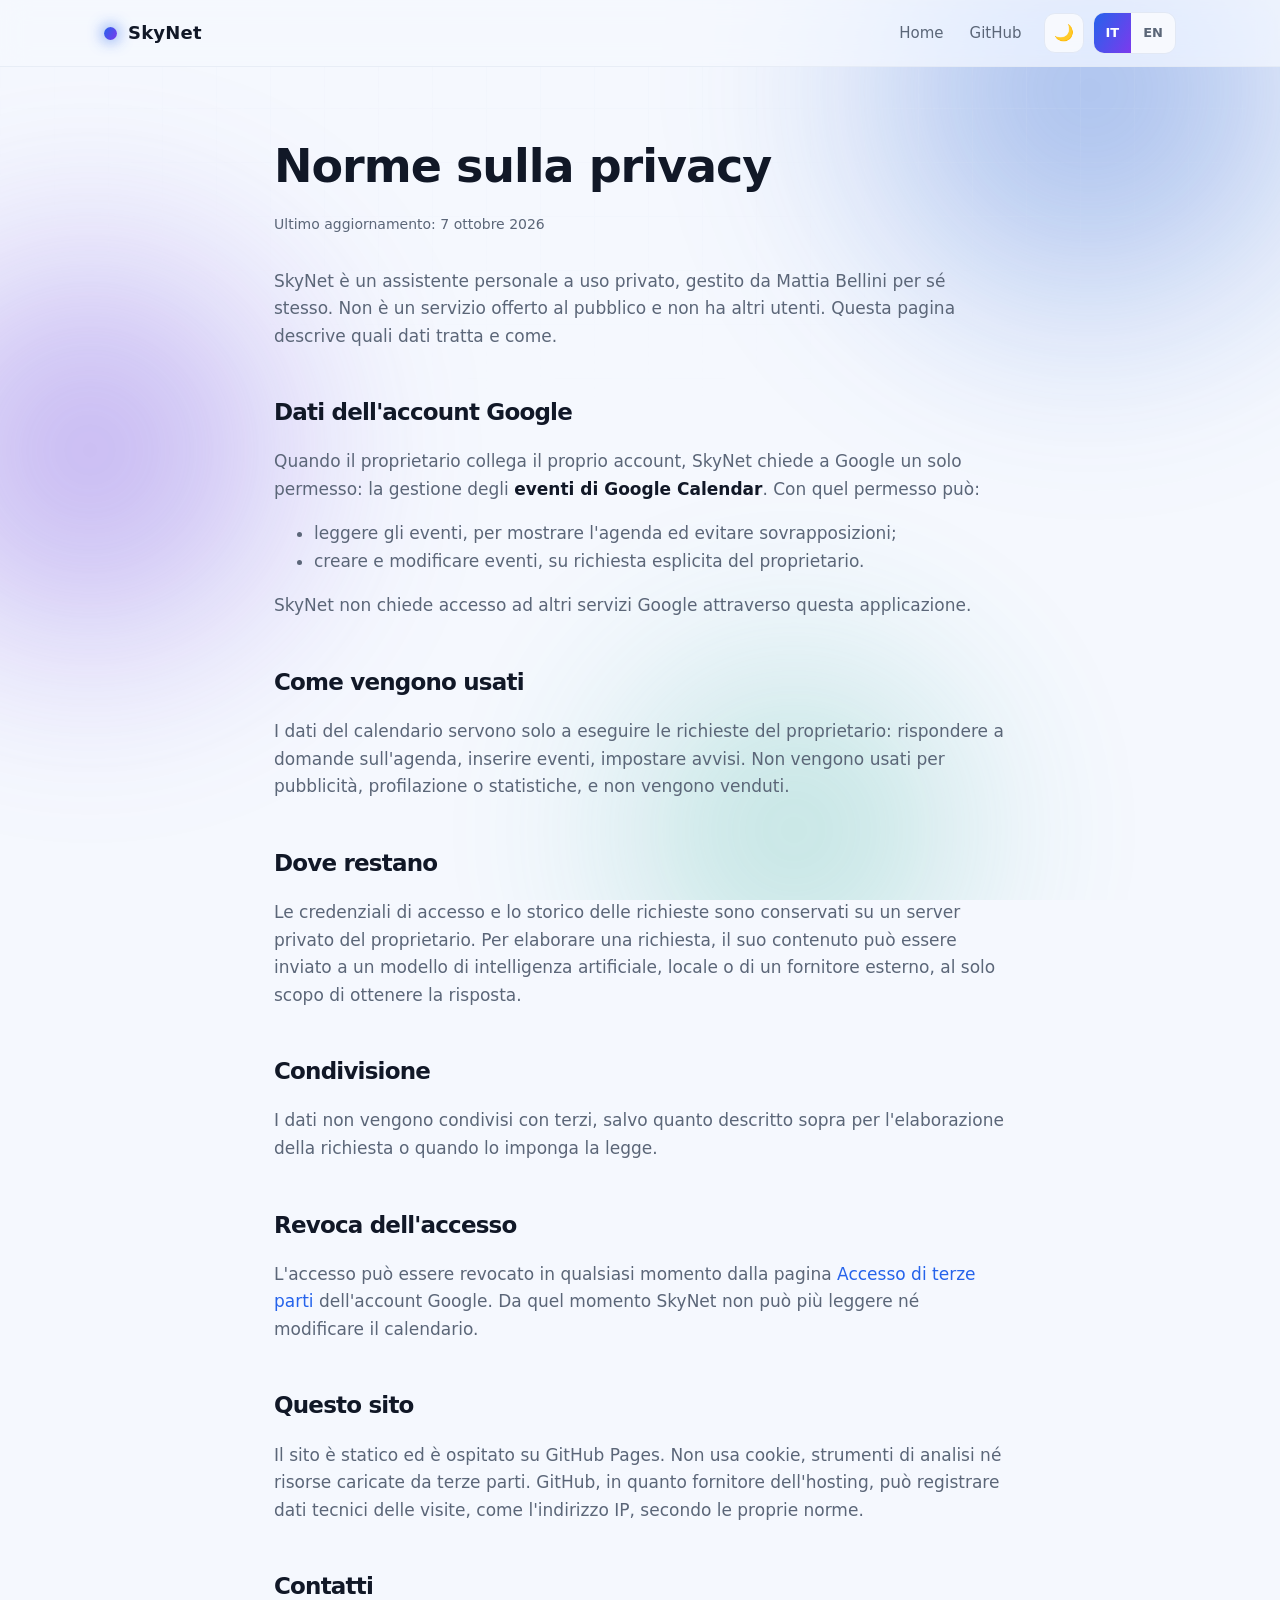
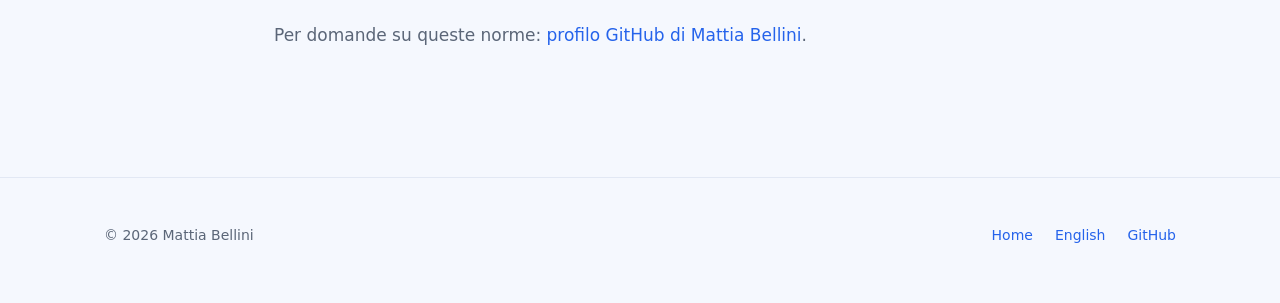
<file: privacy.html>
<!DOCTYPE html>
<html lang="it">
<head>
  <meta charset="utf-8">
  <meta name="viewport" content="width=device-width, initial-scale=1">
  <title>Norme sulla privacy · SkyNet</title>
  <meta name="description" content="Come SkyNet accede ai dati dell'account Google, come li usa e come revocare l'accesso.">
  <meta name="color-scheme" content="dark light">
  <link rel="canonical" href="https://mattiabellini96.github.io/privacy.html">
  <link rel="stylesheet" href="style.css">
</head>
<body>

<div class="progress" id="progress"></div>
<div class="bg" aria-hidden="true">
  <span class="blob b1"></span><span class="blob b2"></span><span class="blob b3"></span>
  <span class="grid"></span>
</div>

<header class="top">
  <div class="wrap">
    <a class="brand" href="./"><span class="dot"></span>SkyNet</a>
    <div class="nav-right">
      <nav class="menu">
        <a href="./">Home</a>
        <a href="https://github.com/MattiaBellini96">GitHub</a>
      </nav>
      <div class="tools">
        <button id="theme-toggle" class="icon-btn" type="button" aria-label="Cambia tema">🌙</button>
        <span class="lang">
          <a class="on" href="privacy.html" aria-current="page">IT</a>
          <a href="en/privacy.html">EN</a>
        </span>
      </div>
    </div>
  </div>
</header>

<main class="doc">
  <h1>Norme sulla privacy</h1>
  <p class="date">Ultimo aggiornamento: 7 ottobre 2026</p>

  <p>SkyNet è un assistente personale a uso privato, gestito da Mattia Bellini per sé stesso. Non è un servizio offerto al pubblico e non ha altri utenti. Questa pagina descrive quali dati tratta e come.</p>

  <h2>Dati dell'account Google</h2>
  <p>Quando il proprietario collega il proprio account, SkyNet chiede a Google un solo permesso: la gestione degli <strong>eventi di Google Calendar</strong>. Con quel permesso può:</p>
  <ul>
    <li>leggere gli eventi, per mostrare l'agenda ed evitare sovrapposizioni;</li>
    <li>creare e modificare eventi, su richiesta esplicita del proprietario.</li>
  </ul>
  <p>SkyNet non chiede accesso ad altri servizi Google attraverso questa applicazione.</p>

  <h2>Come vengono usati</h2>
  <p>I dati del calendario servono solo a eseguire le richieste del proprietario: rispondere a domande sull'agenda, inserire eventi, impostare avvisi. Non vengono usati per pubblicità, profilazione o statistiche, e non vengono venduti.</p>

  <h2>Dove restano</h2>
  <p>Le credenziali di accesso e lo storico delle richieste sono conservati su un server privato del proprietario. Per elaborare una richiesta, il suo contenuto può essere inviato a un modello di intelligenza artificiale, locale o di un fornitore esterno, al solo scopo di ottenere la risposta.</p>

  <h2>Condivisione</h2>
  <p>I dati non vengono condivisi con terzi, salvo quanto descritto sopra per l'elaborazione della richiesta o quando lo imponga la legge.</p>

  <h2>Revoca dell'accesso</h2>
  <p>L'accesso può essere revocato in qualsiasi momento dalla pagina <a href="https://myaccount.google.com/permissions">Accesso di terze parti</a> dell'account Google. Da quel momento SkyNet non può più leggere né modificare il calendario.</p>

  <h2>Questo sito</h2>
  <p>Il sito è statico ed è ospitato su GitHub Pages. Non usa cookie, strumenti di analisi né risorse caricate da terze parti. GitHub, in quanto fornitore dell'hosting, può registrare dati tecnici delle visite, come l'indirizzo IP, secondo le proprie norme.</p>

  <h2>Contatti</h2>
  <p>Per domande su queste norme: <a href="https://github.com/MattiaBellini96">profilo GitHub di Mattia Bellini</a>.</p>
</main>

<footer>
  <div class="wrap">
    <span>© 2026 Mattia Bellini</span>
    <nav>
      <a href="./">Home</a>
      <a href="en/privacy.html">English</a>
      <a href="https://github.com/MattiaBellini96">GitHub</a>
    </nav>
  </div>
</footer>

<script src="app.js" defer></script>
</body>
</html>
</file>
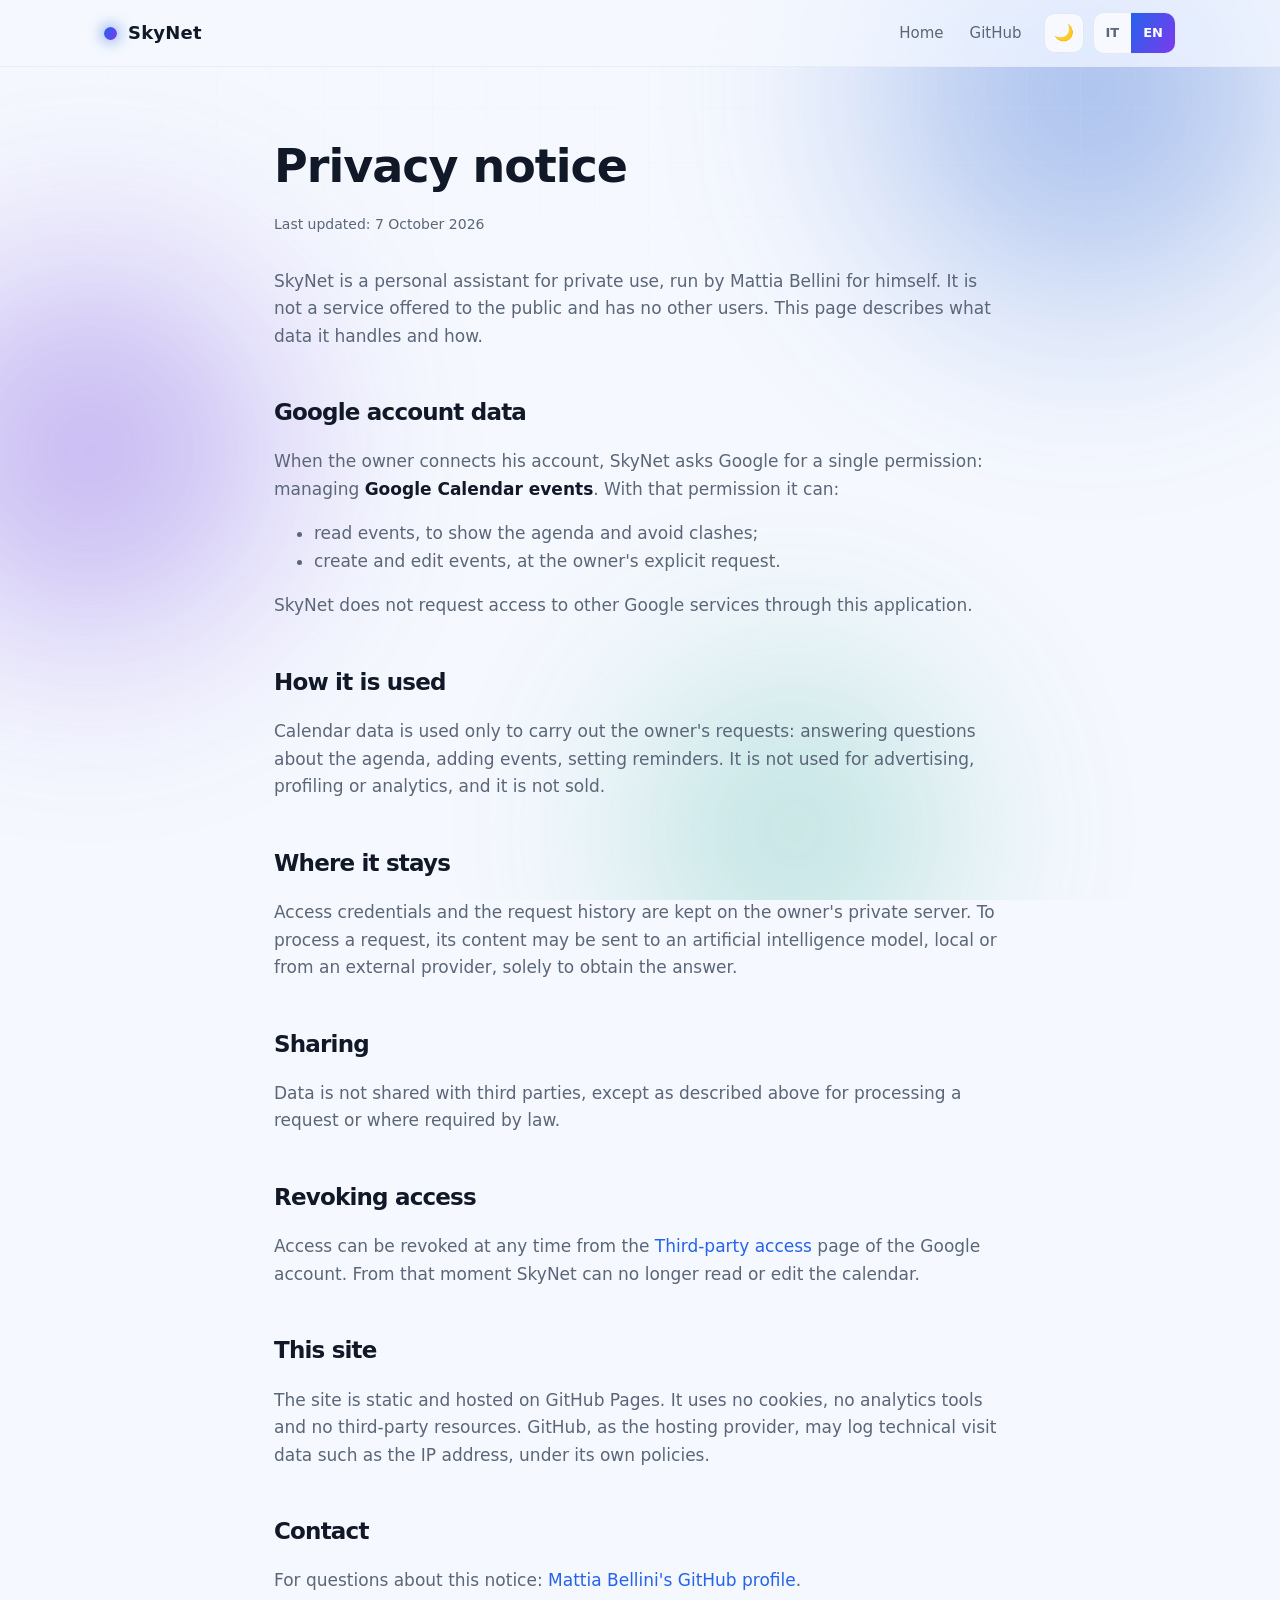
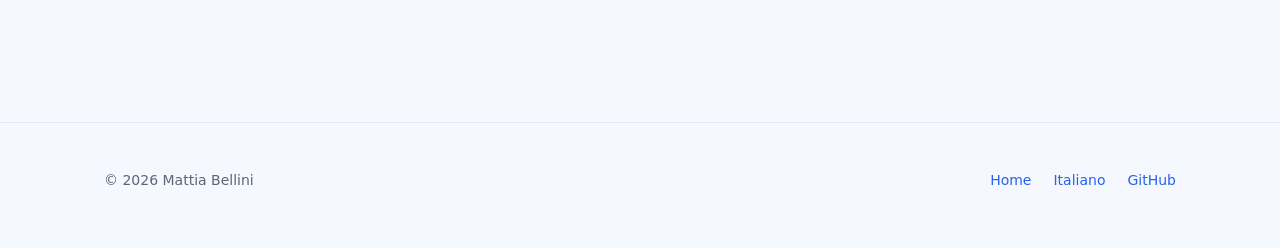
<file: en/privacy.html>
<!DOCTYPE html>
<html lang="en">
<head>
  <meta charset="utf-8">
  <meta name="viewport" content="width=device-width, initial-scale=1">
  <title>Privacy notice · SkyNet</title>
  <meta name="description" content="How SkyNet accesses Google account data, how it uses it, and how to revoke access.">
  <meta name="color-scheme" content="dark light">
  <link rel="canonical" href="https://mattiabellini96.github.io/en/privacy.html">
  <link rel="stylesheet" href="../style.css">
</head>
<body>

<div class="progress" id="progress"></div>
<div class="bg" aria-hidden="true">
  <span class="blob b1"></span><span class="blob b2"></span><span class="blob b3"></span>
  <span class="grid"></span>
</div>

<header class="top">
  <div class="wrap">
    <a class="brand" href="./"><span class="dot"></span>SkyNet</a>
    <div class="nav-right">
      <nav class="menu">
        <a href="./">Home</a>
        <a href="https://github.com/MattiaBellini96">GitHub</a>
      </nav>
      <div class="tools">
        <button id="theme-toggle" class="icon-btn" type="button" aria-label="Toggle theme">🌙</button>
        <span class="lang">
          <a href="../privacy.html">IT</a>
          <a class="on" href="privacy.html" aria-current="page">EN</a>
        </span>
      </div>
    </div>
  </div>
</header>

<main class="doc">
  <h1>Privacy notice</h1>
  <p class="date">Last updated: 7 October 2026</p>

  <p>SkyNet is a personal assistant for private use, run by Mattia Bellini for himself. It is not a service offered to the public and has no other users. This page describes what data it handles and how.</p>

  <h2>Google account data</h2>
  <p>When the owner connects his account, SkyNet asks Google for a single permission: managing <strong>Google Calendar events</strong>. With that permission it can:</p>
  <ul>
    <li>read events, to show the agenda and avoid clashes;</li>
    <li>create and edit events, at the owner's explicit request.</li>
  </ul>
  <p>SkyNet does not request access to other Google services through this application.</p>

  <h2>How it is used</h2>
  <p>Calendar data is used only to carry out the owner's requests: answering questions about the agenda, adding events, setting reminders. It is not used for advertising, profiling or analytics, and it is not sold.</p>

  <h2>Where it stays</h2>
  <p>Access credentials and the request history are kept on the owner's private server. To process a request, its content may be sent to an artificial intelligence model, local or from an external provider, solely to obtain the answer.</p>

  <h2>Sharing</h2>
  <p>Data is not shared with third parties, except as described above for processing a request or where required by law.</p>

  <h2>Revoking access</h2>
  <p>Access can be revoked at any time from the <a href="https://myaccount.google.com/permissions">Third-party access</a> page of the Google account. From that moment SkyNet can no longer read or edit the calendar.</p>

  <h2>This site</h2>
  <p>The site is static and hosted on GitHub Pages. It uses no cookies, no analytics tools and no third-party resources. GitHub, as the hosting provider, may log technical visit data such as the IP address, under its own policies.</p>

  <h2>Contact</h2>
  <p>For questions about this notice: <a href="https://github.com/MattiaBellini96">Mattia Bellini's GitHub profile</a>.</p>
</main>

<footer>
  <div class="wrap">
    <span>© 2026 Mattia Bellini</span>
    <nav>
      <a href="./">Home</a>
      <a href="../privacy.html">Italiano</a>
      <a href="https://github.com/MattiaBellini96">GitHub</a>
    </nav>
  </div>
</footer>

<script src="../app.js" defer></script>
</body>
</html>
</file>
<file: style.css>
:root {
  --bg: #080b12;
  --bg-soft: #0f1420;
  --card: #141a27;
  --card-2: #181f2e;
  --border: #253049;
  --text: #eef2f8;
  --muted: #9aa6bd;
  --accent: #5b9dff;
  --accent-2: #8f6bff;
  --accent-3: #43d9b0;
  --ok: #3ecf8e;
  --radius: 18px;
  --max: 1120px;
  --grad: linear-gradient(120deg, var(--accent), var(--accent-2));
  --shadow: 0 30px 80px -40px rgba(0,0,0,.75);
}

@media (prefers-color-scheme: light) {
  html:not([data-theme]) {
    --bg: #f5f8fe;
    --bg-soft: #ffffff;
    --card: #ffffff;
    --card-2: #f3f6fc;
    --border: #e2e8f4;
    --text: #111827;
    --muted: #5b6678;
    --accent: #2563eb;
    --accent-2: #7c3aed;
    --accent-3: #0d9488;
    --ok: #0f9d63;
    --shadow: 0 30px 70px -40px rgba(30,50,90,.35);
  }
}
html[data-theme="light"] {
  --bg: #f5f8fe;
  --bg-soft: #ffffff;
  --card: #ffffff;
  --card-2: #f3f6fc;
  --border: #e2e8f4;
  --text: #111827;
  --muted: #5b6678;
  --accent: #2563eb;
  --accent-2: #7c3aed;
  --accent-3: #0d9488;
  --ok: #0f9d63;
  --shadow: 0 30px 70px -40px rgba(30,50,90,.35);
}
html[data-theme="dark"] {
  --bg: #080b12;
  --bg-soft: #0f1420;
  --card: #141a27;
  --card-2: #181f2e;
  --border: #253049;
  --text: #eef2f8;
  --muted: #9aa6bd;
  --accent: #5b9dff;
  --accent-2: #8f6bff;
  --accent-3: #43d9b0;
  --ok: #3ecf8e;
  --shadow: 0 30px 80px -40px rgba(0,0,0,.75);
}

* { box-sizing: border-box; }
html { scroll-behavior: smooth; }
body {
  margin: 0;
  background: var(--bg);
  color: var(--text);
  font-family: system-ui, -apple-system, "Segoe UI", Roboto, "Helvetica Neue", Arial, sans-serif;
  font-size: 17px;
  line-height: 1.62;
  -webkit-font-smoothing: antialiased;
  text-rendering: optimizeLegibility;
  overflow-x: hidden;
  transition: background .35s ease, color .35s ease;
}
a { color: var(--accent); text-decoration: none; }
a:hover { text-decoration: underline; }
.wrap { max-width: var(--max); margin: 0 auto; padding: 0 24px; position: relative; }

/* ---- Sfondo animato (aurora + griglia) ---- */
.bg { position: fixed; inset: 0; z-index: -2; overflow: hidden; pointer-events: none; }
.bg .blob { position: absolute; border-radius: 50%; filter: blur(90px); opacity: .55; }
.bg .b1 { width: 620px; height: 620px; top: -220px; right: -120px; background: radial-gradient(circle, #3b6fd6, transparent 70%); animation: float1 20s ease-in-out infinite; }
.bg .b2 { width: 540px; height: 540px; top: 180px; left: -180px; background: radial-gradient(circle, #7a4fe0, transparent 70%); animation: float2 26s ease-in-out infinite; }
.bg .b3 { width: 460px; height: 460px; bottom: -160px; right: 20%; background: radial-gradient(circle, #2fae95, transparent 70%); opacity: .4; animation: float1 32s ease-in-out infinite reverse; }
.bg .grid {
  position: absolute; inset: 0;
  background-image: linear-gradient(var(--border) 1px, transparent 1px), linear-gradient(90deg, var(--border) 1px, transparent 1px);
  background-size: 54px 54px;
  opacity: .14;
  mask-image: radial-gradient(ellipse 80% 60% at 50% 0%, #000 20%, transparent 75%);
  -webkit-mask-image: radial-gradient(ellipse 80% 60% at 50% 0%, #000 20%, transparent 75%);
}
@keyframes float1 { 0%,100% { transform: translate(0,0) scale(1); } 50% { transform: translate(-40px,40px) scale(1.08); } }
@keyframes float2 { 0%,100% { transform: translate(0,0) scale(1); } 50% { transform: translate(50px,-30px) scale(1.12); } }

/* ---- Barra di avanzamento ---- */
.progress { position: fixed; top: 0; left: 0; height: 3px; width: 0; z-index: 30; background: var(--grad); box-shadow: 0 0 12px var(--accent); transition: width .1s linear; }

/* ---- Barra in alto ---- */
.top {
  position: sticky; top: 0; z-index: 20;
  background: color-mix(in srgb, var(--bg) 72%, transparent);
  backdrop-filter: blur(14px) saturate(140%);
  border-bottom: 1px solid color-mix(in srgb, var(--border) 70%, transparent);
}
.top .wrap { display: flex; align-items: center; justify-content: space-between; height: 66px; gap: 16px; }
.brand { display: flex; align-items: center; gap: 11px; font-weight: 800; color: var(--text); letter-spacing: .2px; font-size: 18px; }
.brand:hover { text-decoration: none; }
.dot { width: 13px; height: 13px; border-radius: 50%; background: var(--grad); box-shadow: 0 0 16px var(--accent); animation: pulse 3s ease-in-out infinite; }
@keyframes pulse { 0%,100% { box-shadow: 0 0 10px var(--accent); } 50% { box-shadow: 0 0 22px var(--accent); } }
.nav-right { display: flex; align-items: center; gap: 22px; }
.menu { display: flex; gap: 26px; font-size: 15px; }
.menu a { color: var(--muted); position: relative; }
.menu a::after { content: ""; position: absolute; left: 0; bottom: -6px; width: 0; height: 2px; background: var(--grad); border-radius: 2px; transition: width .25s ease; }
.menu a:hover { color: var(--text); text-decoration: none; }
.menu a:hover::after { width: 100%; }

.tools { display: flex; align-items: center; gap: 9px; }
.icon-btn {
  display: grid; place-items: center; width: 40px; height: 40px;
  border-radius: 11px; border: 1px solid var(--border);
  background: color-mix(in srgb, var(--card) 70%, transparent);
  color: var(--text); cursor: pointer; font-size: 16px; line-height: 1; padding: 0;
  transition: border-color .18s ease, transform .18s ease, background .18s ease;
}
.icon-btn:hover { border-color: var(--accent); transform: translateY(-2px); }
.lang { display: inline-flex; border: 1px solid var(--border); border-radius: 11px; overflow: hidden; font-size: 13px; font-weight: 700; }
.lang a { padding: 9px 12px; color: var(--muted); background: color-mix(in srgb, var(--card) 70%, transparent); }
.lang a:hover { text-decoration: none; color: var(--text); }
.lang a.on { color: #fff; background: var(--grad); }

/* ---- Apertura ---- */
.hero { padding: 104px 0 84px; }
.hero .wrap { display: grid; grid-template-columns: 1.08fr .92fr; gap: 60px; align-items: center; }
.tag {
  display: inline-flex; align-items: center; gap: 8px;
  padding: 7px 15px; border: 1px solid var(--border); border-radius: 999px;
  color: var(--muted); font-size: 13px; margin-bottom: 26px;
  background: color-mix(in srgb, var(--card) 55%, transparent);
}
.tag .live { width: 8px; height: 8px; border-radius: 50%; background: var(--ok); box-shadow: 0 0 10px var(--ok); animation: pulse 2.4s infinite; }
h1 { margin: 0 0 22px; font-size: clamp(40px, 6.2vw, 68px); line-height: 1.04; letter-spacing: -1.6px; font-weight: 800; }
.grad { background: linear-gradient(120deg, var(--accent), var(--accent-2) 55%, var(--accent-3)); -webkit-background-clip: text; background-clip: text; color: transparent; }
.lead { margin: 0 0 32px; font-size: 19.5px; color: var(--muted); max-width: 35em; }
.actions { display: flex; gap: 14px; flex-wrap: wrap; align-items: center; }
.btn {
  display: inline-flex; align-items: center; gap: 9px;
  padding: 13px 22px; border-radius: 13px; font-weight: 650; font-size: 15.5px;
  border: 1px solid var(--border); color: var(--text);
  background: color-mix(in srgb, var(--card) 70%, transparent);
  transition: transform .18s ease, border-color .18s ease, box-shadow .18s ease;
}
.btn:hover { text-decoration: none; border-color: var(--accent); transform: translateY(-2px); }
.btn svg { width: 17px; height: 17px; }
.btn.primary { border: 0; color: #fff; background: var(--grad); box-shadow: 0 14px 30px -12px color-mix(in srgb, var(--accent) 80%, transparent); }
.btn.primary:hover { filter: brightness(1.08); box-shadow: 0 18px 38px -12px color-mix(in srgb, var(--accent) 85%, transparent); }
.btn.primary:hover svg { transform: translateX(3px); }
.btn svg { transition: transform .18s ease; }

/* ---- Finta chat ---- */
.chat {
  position: relative; background: color-mix(in srgb, var(--card) 88%, transparent);
  border: 1px solid var(--border); border-radius: 24px; padding: 22px;
  box-shadow: var(--shadow); backdrop-filter: blur(6px);
  animation: floaty 7s ease-in-out infinite;
}
.chat::before {
  content: ""; position: absolute; inset: -1px; border-radius: 24px; padding: 1px;
  background: linear-gradient(140deg, color-mix(in srgb, var(--accent) 60%, transparent), transparent 40%, color-mix(in srgb, var(--accent-2) 55%, transparent));
  -webkit-mask: linear-gradient(#000 0 0) content-box, linear-gradient(#000 0 0);
  -webkit-mask-composite: xor; mask-composite: exclude; pointer-events: none;
}
@keyframes floaty { 0%,100% { transform: translateY(0); } 50% { transform: translateY(-10px); } }
.chat-head { display: flex; align-items: center; gap: 11px; padding-bottom: 15px; margin-bottom: 16px; border-bottom: 1px solid var(--border); font-weight: 700; font-size: 15px; }
.chat-head small { display: block; font-weight: 400; color: var(--ok); font-size: 12px; }
.chat-body { min-height: 206px; display: flex; flex-direction: column; justify-content: flex-end; }
.msg { max-width: 86%; padding: 11px 15px; border-radius: 17px; font-size: 15px; line-height: 1.45; margin-bottom: 11px; animation: pop .26s ease; }
@keyframes pop { from { opacity: 0; transform: translateY(7px) scale(.98); } to { opacity: 1; transform: none; } }
.msg.me { margin-left: auto; color: #fff; background: var(--grad); border-bottom-right-radius: 5px; box-shadow: 0 8px 20px -10px color-mix(in srgb, var(--accent) 80%, transparent); }
.msg.bot { background: var(--card-2); border: 1px solid var(--border); border-bottom-left-radius: 5px; }
.msg:last-child { margin-bottom: 0; }
.typing { display: inline-flex; gap: 4px; align-items: center; }
.typing span { width: 7px; height: 7px; border-radius: 50%; background: var(--muted); animation: blink 1.2s infinite ease-in-out; }
.typing span:nth-child(2) { animation-delay: .2s; }
.typing span:nth-child(3) { animation-delay: .4s; }
@keyframes blink { 0%,60%,100% { opacity: .25; } 30% { opacity: 1; } }

/* ---- Fascia numeri ---- */
.stats { display: grid; grid-template-columns: repeat(4, 1fr); gap: 16px; margin-top: 68px; }
.stat { text-align: center; padding: 22px 14px; border: 1px solid var(--border); border-radius: var(--radius); background: color-mix(in srgb, var(--card) 60%, transparent); }
.stat b { display: block; font-size: 30px; font-weight: 800; letter-spacing: -1px; background: var(--grad); -webkit-background-clip: text; background-clip: text; color: transparent; }
.stat span { color: var(--muted); font-size: 14.5px; }

/* ---- Sezioni ---- */
section { padding: 86px 0; position: relative; }
h2 { margin: 0 0 12px; font-size: clamp(28px, 3.8vw, 38px); letter-spacing: -.8px; font-weight: 800; }
.eyebrow { display: inline-block; font-size: 13px; font-weight: 700; letter-spacing: 1.5px; text-transform: uppercase; color: var(--accent); margin-bottom: 12px; }
.sub { margin: 0 0 44px; color: var(--muted); max-width: 42em; font-size: 17.5px; }

.grid { display: grid; grid-template-columns: repeat(3, 1fr); gap: 20px; }
.card { position: relative; background: color-mix(in srgb, var(--card) 80%, transparent); border: 1px solid var(--border); border-radius: var(--radius); padding: 28px; transition: transform .2s ease, border-color .2s ease, box-shadow .2s ease; overflow: hidden; }
.card::after { content: ""; position: absolute; top: 0; left: 0; right: 0; height: 2px; background: var(--grad); opacity: 0; transition: opacity .2s ease; }
.card:hover { transform: translateY(-5px); border-color: color-mix(in srgb, var(--accent) 60%, var(--border)); box-shadow: var(--shadow); }
.card:hover::after { opacity: 1; }
.card h3 { margin: 16px 0 7px; font-size: 18.5px; }
.card p { margin: 0; color: var(--muted); font-size: 15.5px; }
.ico { width: 48px; height: 48px; border-radius: 14px; display: grid; place-items: center; font-size: 23px; background: linear-gradient(140deg, color-mix(in srgb, var(--accent) 28%, transparent), color-mix(in srgb, var(--accent-2) 24%, transparent)); border: 1px solid color-mix(in srgb, var(--accent) 30%, transparent); box-shadow: inset 0 0 20px -8px var(--accent); }

.steps { counter-reset: n; display: grid; grid-template-columns: repeat(3, 1fr); gap: 20px; }
.step { position: relative; padding: 28px 28px 28px 82px; background: color-mix(in srgb, var(--card) 80%, transparent); border: 1px solid var(--border); border-radius: var(--radius); transition: transform .2s ease, border-color .2s ease; }
.step:hover { transform: translateY(-4px); border-color: color-mix(in srgb, var(--accent) 50%, var(--border)); }
.step::before { counter-increment: n; content: counter(n); position: absolute; left: 24px; top: 26px; width: 42px; height: 42px; border-radius: 50%; display: grid; place-items: center; font-weight: 800; color: #fff; background: var(--grad); box-shadow: 0 10px 22px -10px color-mix(in srgb, var(--accent) 80%, transparent); }
.step h3 { margin: 0 0 7px; font-size: 18.5px; }
.step p { margin: 0; color: var(--muted); font-size: 15.5px; }

.asks { display: grid; grid-template-columns: repeat(2, 1fr); gap: 15px; }
.ask { display: flex; align-items: flex-start; gap: 13px; padding: 18px 20px; background: color-mix(in srgb, var(--card) 80%, transparent); border: 1px solid var(--border); border-radius: 15px; color: var(--text); font-size: 15.5px; transition: border-color .2s ease, transform .2s ease, box-shadow .2s ease; }
.ask:hover { border-color: color-mix(in srgb, var(--accent) 55%, var(--border)); transform: translateY(-3px); box-shadow: var(--shadow); }
.ask .q { font-size: 30px; line-height: .8; color: var(--accent-2); font-weight: 800; flex: none; opacity: .7; }

.faq { display: grid; gap: 13px; max-width: 860px; }
.faq details { background: color-mix(in srgb, var(--card) 80%, transparent); border: 1px solid var(--border); border-radius: 15px; padding: 2px 22px; transition: border-color .2s ease; }
.faq details[open] { border-color: color-mix(in srgb, var(--accent) 55%, var(--border)); }
.faq summary { list-style: none; cursor: pointer; font-weight: 700; font-size: 17px; padding: 18px 0; display: flex; justify-content: space-between; align-items: center; gap: 16px; }
.faq summary::-webkit-details-marker { display: none; }
.faq summary::after { content: "+"; font-size: 24px; color: var(--accent); transition: transform .25s ease; line-height: 1; }
.faq details[open] summary::after { transform: rotate(45deg); }
.faq details p { margin: 0 0 20px; color: var(--muted); }

/* CTA finale */
.cta { text-align: center; }
.cta-box { position: relative; max-width: 820px; margin: 0 auto; padding: 56px 40px; border-radius: 26px; border: 1px solid var(--border); background: linear-gradient(140deg, color-mix(in srgb, var(--accent) 16%, var(--card)), color-mix(in srgb, var(--accent-2) 14%, var(--card))); overflow: hidden; box-shadow: var(--shadow); }
.cta-box h2 { margin-bottom: 14px; }
.cta-box p { color: var(--muted); max-width: 40em; margin: 0 auto 28px; }

/* Comparsa allo scroll */
.reveal { opacity: 0; transform: translateY(22px); transition: opacity .7s cubic-bezier(.2,.7,.2,1), transform .7s cubic-bezier(.2,.7,.2,1); }
.reveal.in { opacity: 1; transform: none; }

/* Pagina di testo */
.doc { max-width: 780px; padding: 76px 24px 90px; margin: 0 auto; }
.doc h1 { font-size: clamp(34px, 5vw, 46px); letter-spacing: -1px; }
.doc h2 { margin-top: 44px; font-size: 23px; }
.doc p, .doc li { color: var(--muted); }
.doc strong { color: var(--text); }
.doc .date { color: var(--muted); font-size: 14px; margin-bottom: 32px; }

footer { padding: 46px 0 56px; color: var(--muted); font-size: 14px; border-top: 1px solid var(--border); margin-top: 20px; }
footer .wrap { display: flex; justify-content: space-between; gap: 16px; flex-wrap: wrap; align-items: center; }
footer nav { display: flex; gap: 22px; }

@media (max-width: 880px) {
  .hero { padding: 64px 0 56px; }
  .hero .wrap { grid-template-columns: 1fr; gap: 44px; }
  .grid, .steps, .asks { grid-template-columns: 1fr; }
  .stats { grid-template-columns: repeat(2, 1fr); margin-top: 48px; }
  .menu { gap: 16px; font-size: 14px; }
  .menu .hide-s { display: none; }
  section { padding: 60px 0; }
  .cta-box { padding: 40px 24px; }
}

@media (prefers-reduced-motion: reduce) {
  * { scroll-behavior: auto !important; }
  .reveal { opacity: 1; transform: none; transition: none; }
  .msg, .chat, .dot, .bg .blob { animation: none !important; }
}
</file>
